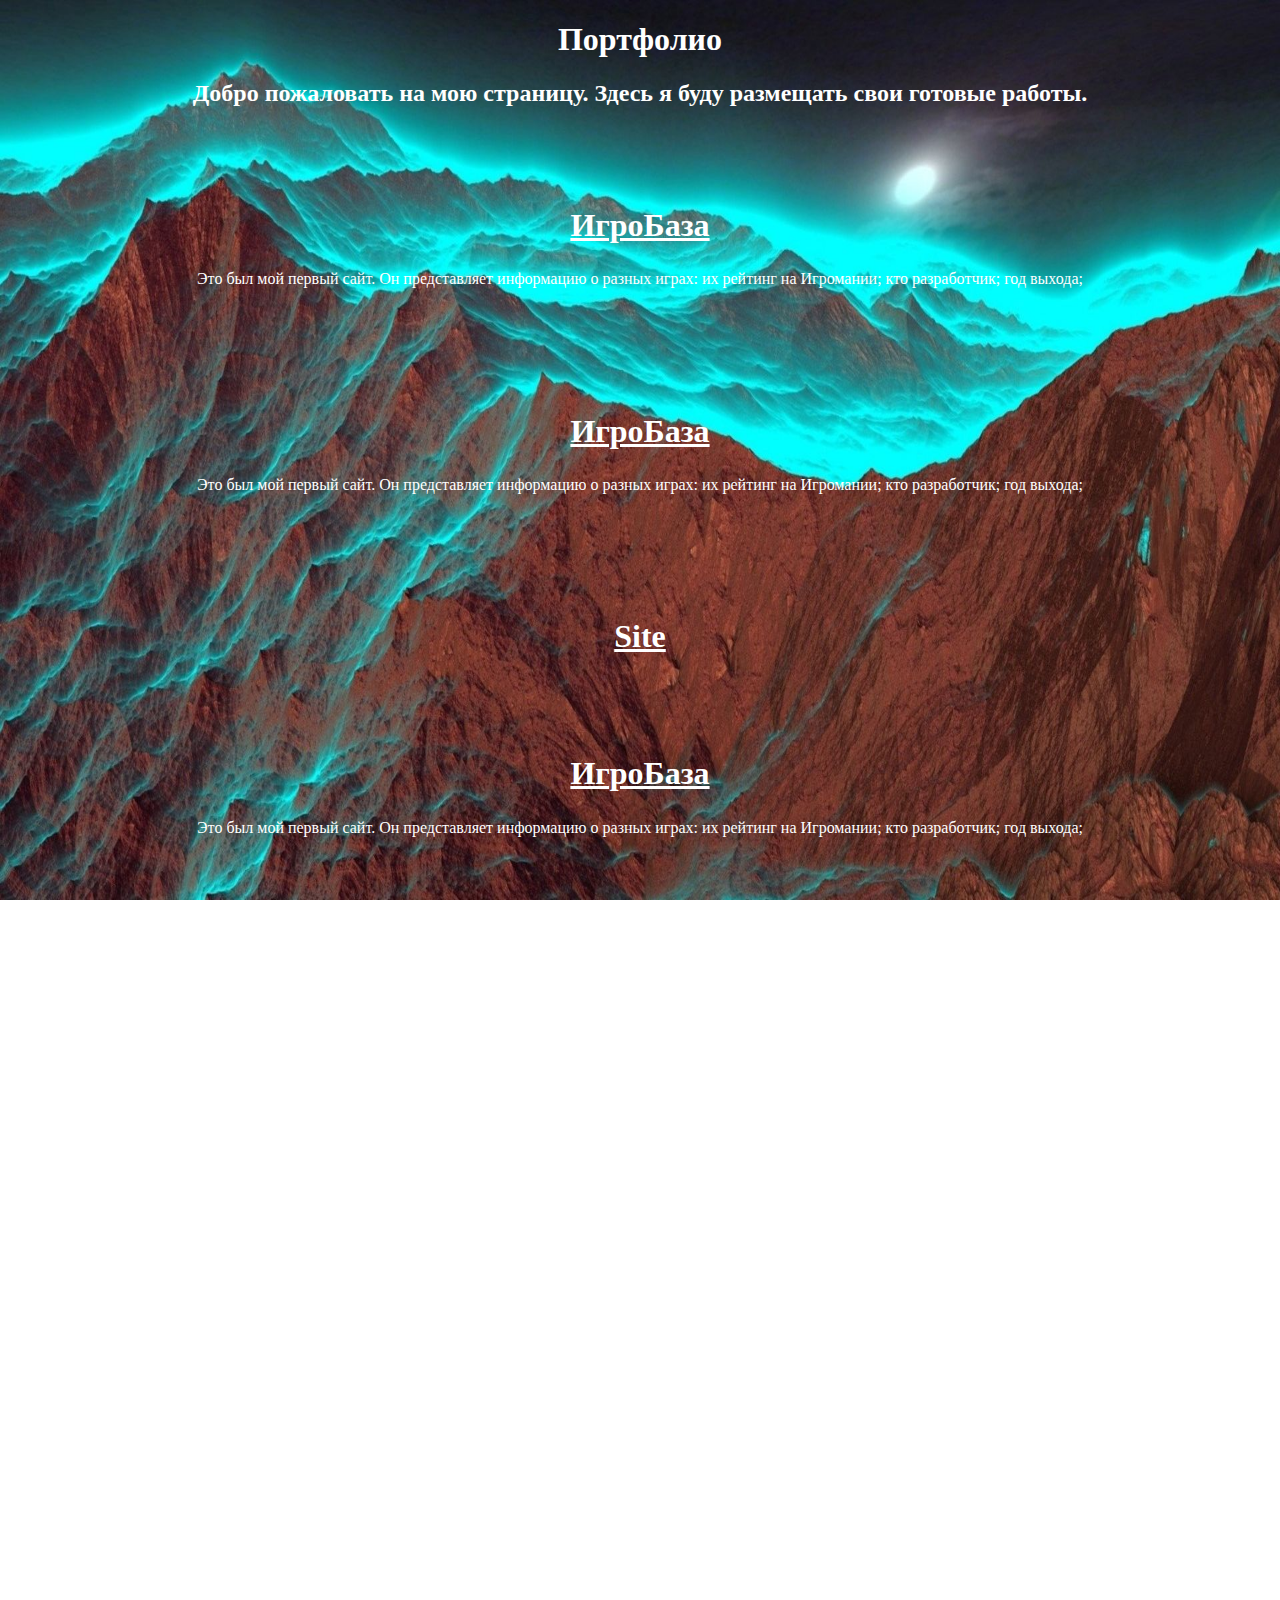
<file: index.html>
<!DOCTYPE html>
<html lang="en">
<head>
        <!-- Google tag (gtag.js) -->
    <script async src="https://www.googletagmanager.com/gtag/js?id=G-CMLQSR87X4"></script>
    <script>
      window.dataLayer = window.dataLayer || [];
      function gtag(){dataLayer.push(arguments);}
      gtag('js', new Date());
    
      gtag('config', 'G-CMLQSR87X4');
    </script>
    <meta charset="UTF-8">
    <meta http-equiv="X-UA-Compatible" content="IE=edge">
    <meta name="viewport" content="width=device-width, initial-scale=1.0">
    <title>Portfolio</title>
    <link rel="stylesheet" href="assets/css/style.css">
</head>
<body background="assets/img/gory.jpg" class="background">
                <!-- Google Tag Manager -->
        <script>(function(w,d,s,l,i){w[l]=w[l]||[];w[l].push({'gtm.start':
        new Date().getTime(),event:'gtm.js'});var f=d.getElementsByTagName(s)[0],
        j=d.createElement(s),dl=l!='dataLayer'?'&l='+l:'';j.async=true;j.src=
        'https://www.googletagmanager.com/gtm.js?id='+i+dl;f.parentNode.insertBefore(j,f);
        })(window,document,'script','dataLayer','GTM-NSVRS7MH');</script>
        <!-- End Google Tag Manager -->
                <!-- Google Tag Manager (noscript) -->
        <noscript><iframe src="https://www.googletagmanager.com/ns.html?id=GTM-NSVRS7MH"
        height="0" width="0" style="display:none;visibility:hidden"></iframe></noscript>
        <!-- End Google Tag Manager (noscript) -->
    <main>
        <header>
            <div class="logo">
                <div class="logo_text">
                    <h1>Портфолио</h1>
                    <h2>Добро пожаловать на мою страницу. Здесь я буду размещать свои готовые работы.</h2>
                </div>
            </div>
        </header>

        <div class="first">
            <h1><a href="1/index.html">ИгроБаза</a></h1>
            <p>
                Это был мой первый сайт.
                Он представляет информацию о разных играх:
                их рейтинг на Игромании; 
                кто разработчик; 
                год выхода; 
                
     
                
                
            </p>
        </div>

        <div class="second">
            <h1><a href="2/index.html">ИгроБаза</a></h1>
            <p>
                Это был мой первый сайт.
                Он представляет информацию о разных играх:
                их рейтинг на Игромании; 
                кто разработчик; 
                год выхода; 
                
            </p>
        </div>
        <div class="second">
            <h1><a href="3/HTML_Site/">Site</a></h1> 
        </div>

                <div class="second">
            <h1><a href="2/index.html">ИгроБаза</a></h1>
            <p>
                Это был мой первый сайт.
                Он представляет информацию о разных играх:
                их рейтинг на Игромании; 
                кто разработчик; 
                год выхода; 
                

        <div class="second">
            <h1><a href="4/lol/">Mysite</a></h1>

            
            
            <h1><a href="https://www.figma.com/file/mVK3JhCxuMAVmHrCd08mHx/Untitled?node-id=0%3A1/">ProjectFromFigma</a></h1>
        </div>

        <div class="second">
            <h1><a href="5/index.html">Змейка</a></h1>
            <p>
                Примитивная игра змейка.

                <div class="second">
                    <h1><a href="6/index.html">Басы</a></h1>
                    <p>
                        Басы

                        <div class="third">
                            <h1><a href="webapp/index.html">Сайт с едой</a></h1>
                            <p>
                                Сайт с едой

                        <div class="third">
                            <h1><a href="https://github.com/MikhailKostenkov/mikhailkostenkov1">Marvel</a></h1>
                                <p>
                        
                                    <div class="third">
                                        <h1><a href="https://github.com/MikhailKostenkov/mikhailkostenkov2">React</a></h1>
                                            <p>
                                        
                        
    </main>
</body>
</html>
</file>
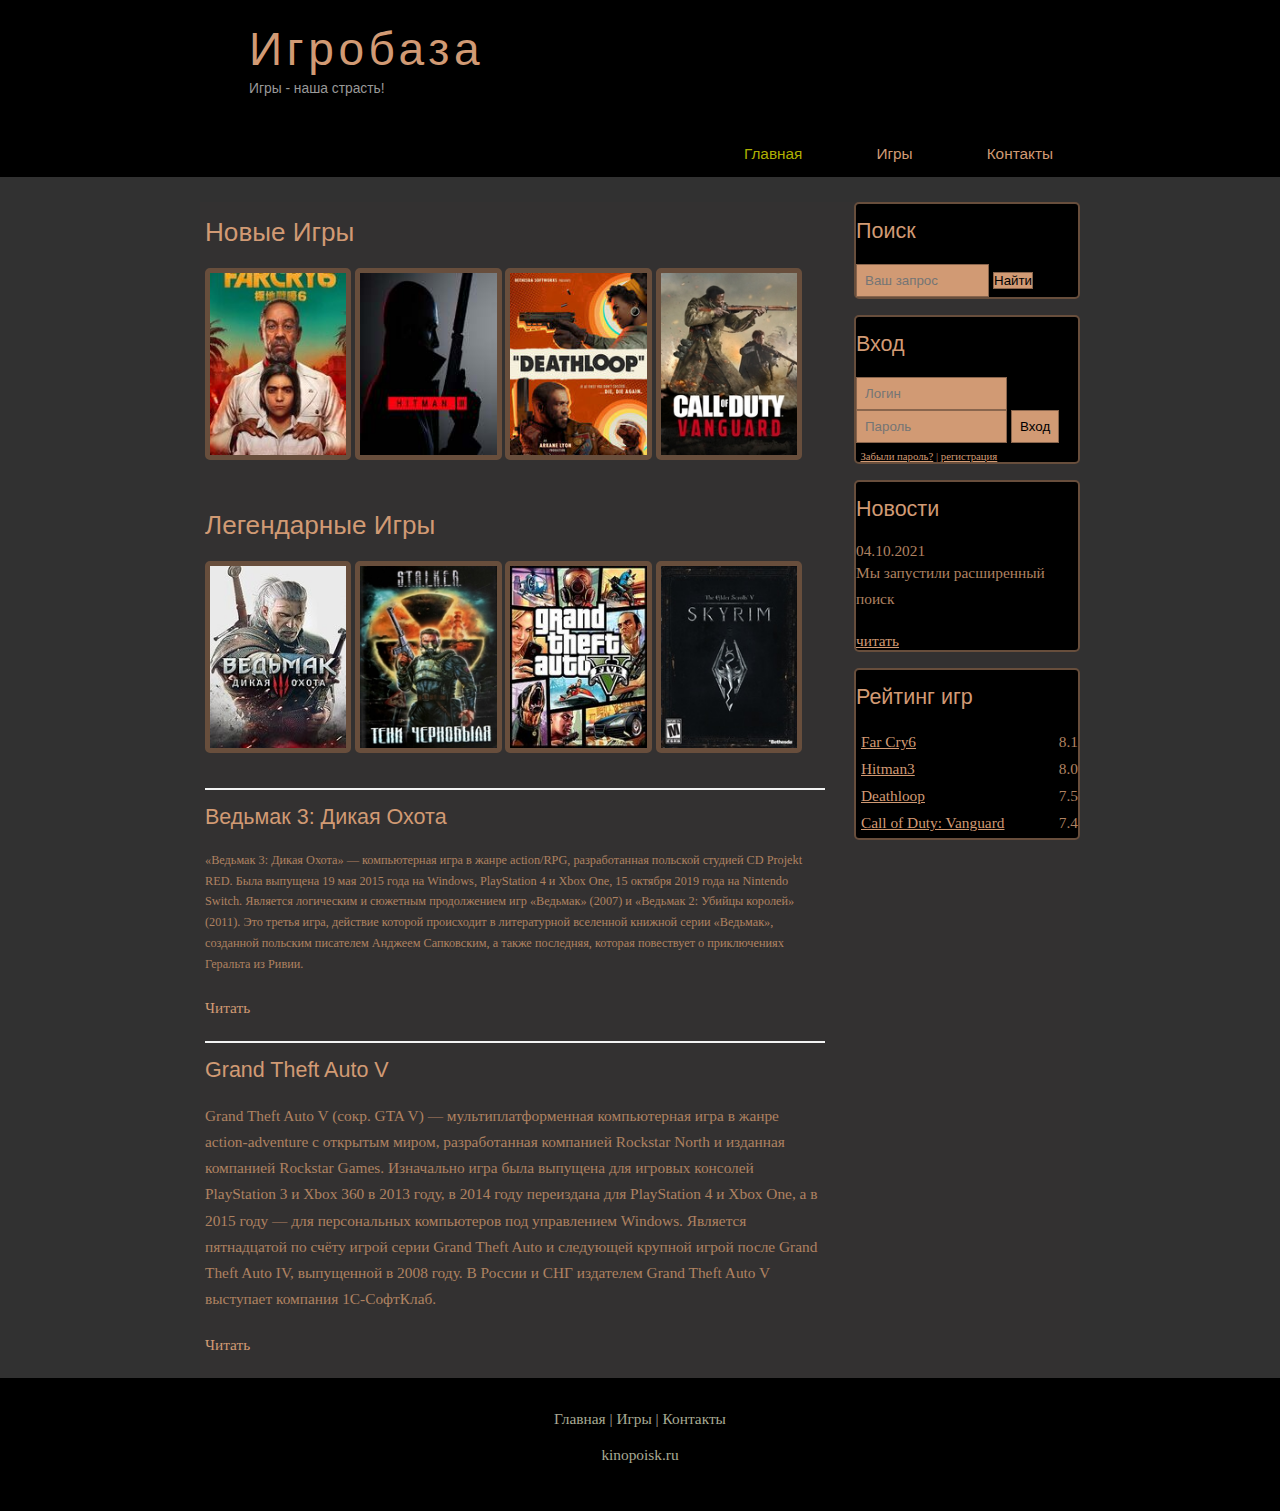
<file: 1/index.html>
<!DOCTYPE html>
<html lang="en">
<head>
    <meta charset="UTF-8">
    <title>Главная страница</title>
    <meta name="description" content="Игробаза - это портал о играх" />
    <meta name="keywords" content="фильмы, фильмы онлайн, hd" />
    <link rel="stylesheet" href="assets/css/style.css">
</head>
<body>
    
    <div class="main">
        
        <div class="header">
            <div class="logo">
                <div class="logo_text">
                    <h1><a href="index.html">Игробаза</a></h1>
                    <h2>Игры - наша страсть!</h2>
                </div>
            </div>
            <div class="menubar">

                <ul class="menu">
                    <li class="selected"><a href="index.html">Главная</a></li>
                    <li><a href="films.html">Игры </a></li>
                    <li><a href="contact.html">Контакты</a></li>
                </ul>


        </div>

        <div class="site_content">

            <div class="sidebar_container">
                
                <div class="sidebar">
                    <h2>Поиск</h2>
                    <form method="post" action="#" id="search_form">
                        <input type="search" name="search_field" placeholder="Ваш запрос"/>
                        <input type="submit" calss="btn" value="Найти"/>
                    </form>
                </div>

                <div class="sidebar">
                    <h2>Вход</h2>
                    <form method="post" action="#" id="login">

                        <input type="text" name="login_field" placeholder="Логин" />
                        <input type="password" name="password_field" placeholder="Пароль" />
                        <input type="submit" class="btn" value="Вход" />
                        <div class="lables_passreg_text">
                            <span><a href="#">Забыли пароль?</a></span> | <span><a href="#">
                            регистрация</a></span>
                        </div>
                    </form>
                </div>

                <div class="sidebar">
                    <h2>Новости</h2>
                    <span>04.10.2021</span>
                    <p>Мы запустили расширенный поиск</p>
                    <a href="#">читать</a>
                </div>

                <div class="sidebar">
                    <h2>Рейтинг игр</h2>
                    <ul>
                        <li><a class="scale" href="show.html">Far Cry6</a><span class="rating_sidebar">8.1</span></li>
                        <li><a href="#">Hitman3</a><span class="rating_sidebar">8.0</span></li>
                        <li><a href="#">Deathloop</a><span class="rating_sidebar">7.5</span></li>
                        <li><a href="#">Call of Duty: Vanguard</a><span class="rating_sidebar">7.4</span></li>
                    </ul>
                </div>

            </div>

            <div class="content">

                <h1>Новые Игры</h1>

                <div class="films_block">
                    <a class="scale" href="show.html"><img src="assets/img/farcry6.jpg"></a>
                    <a class="scale" href="show3.html"><img src="assets/img/hitman3.jpg"></a>
                    <a class="scale" href="show2.html"><img src="assets/img/Death.jpg"></a>
                    <a class="scale" href="show4.html"><img src="assets/img/call.jpg"></a>

                </div>
                
                <h1>Легендарные Игры</h1>

                <div class="films_block">

                    <a href="#"><img src="assets/img/volk.jpg"></a>
                    <a href="#"><img src="assets/img/stalker.jpg"></a>
                    <a href="#"><img src="assets/img/gta.jpg"></a>
                    <a href="#"><img src="assets/img/Skyrim.jpg"></a>
                
                </div>


                <div class="posts">

                    <hr>
                    <h2> <a href="#">Ведьмак 3: Дикая Охота</a></h2>
                    <div class="posts_content">
                        <p>
                            «Ведьмак 3: Дикая Охота» — компьютерная игра в жанре action/RPG, разработанная польской студией CD Projekt RED. Была выпущена 19 мая 2015 года на Windows, PlayStation 4 и Xbox One, 15 октября 2019 года на Nintendo Switch. Является логическим и сюжетным продолжением игр «Ведьмак» (2007) и «Ведьмак 2: Убийцы королей» (2011). Это третья игра, действие которой происходит в литературной вселенной книжной серии «Ведьмак», созданной польским писателем Анджеем Сапковским, а также последняя, которая повествует о приключениях Геральта из Ривии.
                        </p>
                    </div>

                    <p><a href="#">Читать</a></p>

                    <hr>
                    <h2><a href="#">Grand Theft Auto V</a></h2>
                    <div class="post_content">
                        <p>Grand Theft Auto V (сокр. GTA V) — мультиплатформенная компьютерная игра в жанре action-adventure с открытым миром, разработанная компанией Rockstar North и изданная компанией Rockstar Games. Изначально игра была выпущена для игровых консолей PlayStation 3 и Xbox 360 в 2013 году, в 2014 году переиздана для PlayStation 4 и Xbox One, а в 2015 году — для персональных компьютеров под управлением Windows. Является пятнадцатой по счёту игрой серии Grand Theft Auto и следующей крупной игрой после Grand Theft Auto IV, выпущенной в 2008 году. В России и СНГ издателем Grand Theft Auto V выступает компания 1С-СофтКлаб.</p>
                        </div>
                        <p><a href="#">Читать</a></p>

                    </div>


                </div>

            </div> 

        
        <div class="footer">
            <p>
                <a href="index.html">Главная</a> |
                <a href="films.html">Игры</a> |
                <a href="contact.html">Контакты</a>
            </p>
            <p>kinopoisk.ru</p>
        </div>

        </div>
</body>
</html>
</file>
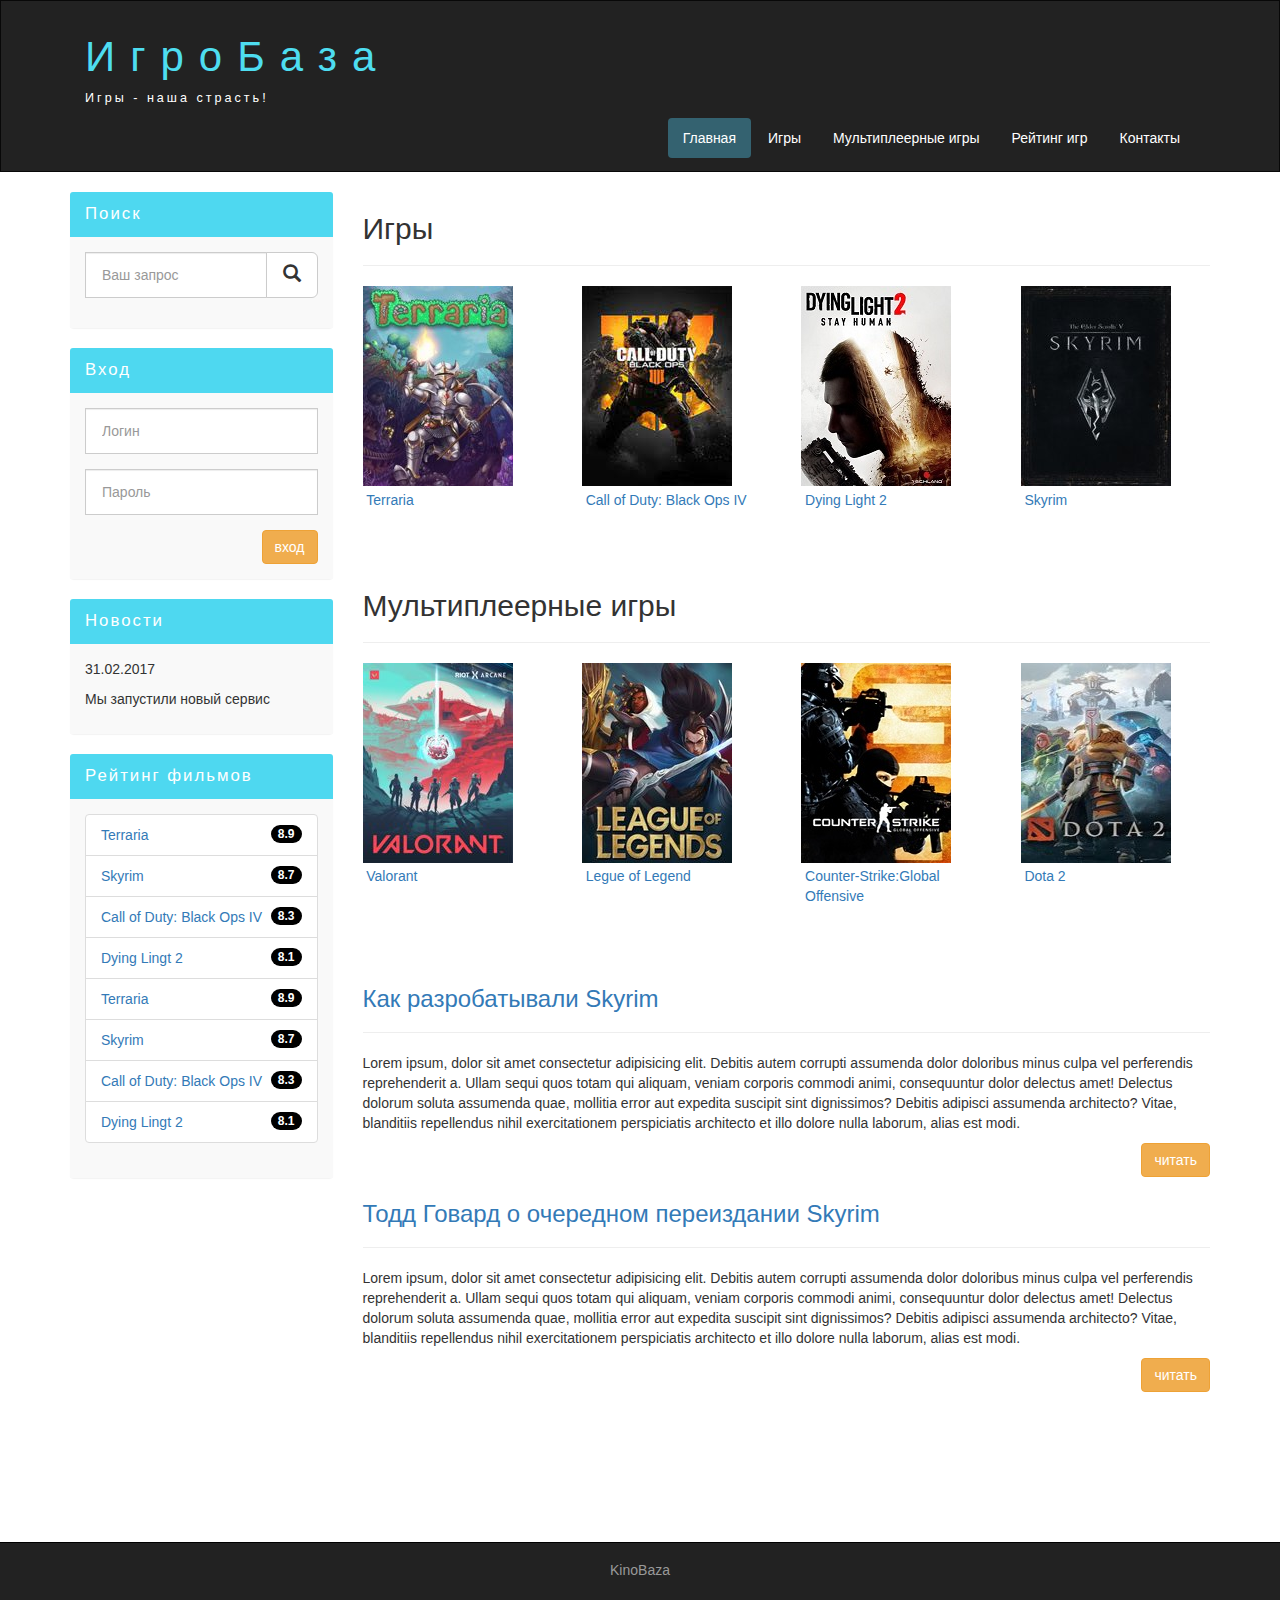
<file: 2/index.html>
<!DOCTYPE html>
<html lang="ru">
    <head>
        <meta charset="UTF-8">
        <meta http-equiv="X-UA-Compatible" content="IE=edge">
        <meta name="viewport" content="width=device-width, initial-scale=1.0">
        <title>ИгроБаза Bootstrap</title>
        <link rel="stylesheet" href="css/bootstrap.min.css">
        <link rel="stylesheet" href="css/style.css">
    </head>
    <body>
        <div class="container-fluid">
            <div class="row">
                <nav role="navigation" class="navbar navbar-inverse">
                    <div class="container">
                        <div class="navbar-header header">
                            <div class="container">
                                <div class="row">
                                    <div class="col-lg-12">
                                        <h1><a href="index.html">ИгроБаза</a></h1>
                                        <p>Игры - наша страсть!</p>
                                    </div>
                                </div>
                            </div>
                            <button type="button" data-target="#navbarCollapse" data-toggle="collapse" class="navbar-toggle">
                                <span class="sr-only">Toggle navigation</span>
                                <span class="icon-bar"></span>
                                <span class="icon-bar"></span>
                                <span class="icon-bar"></span>
                        
                            </button>
                        </div>
                        <div class="collapse navbar-collapse navbar-right" id="navbarCollapse">
                            <ul class="nav nav-pills">
                                <li class="active"><a href="index.html">Главная</a></li>
                                <li><a href="films.html">Игры</a></li>
                                <li><a href="#">Мультиплеерные игры</a></li>
                                <li><a href="rating.html">Рейтинг игр</a></li>
                                <li><a href="contact.html">Контакты</a></li>
                            </ul>
                        </div>
                    </div>
                </nav>
            </div>
        </div>
        
        <div class="wrapper">
            <div class="container">
                <div class="row">
                <div class="col-lg-9 col-lg-push-3">
                    <form role="search" class="visible-xs">
                        <div class="form-group">
                            <div class="input-group">
                                <input type="search" class="form-control input-lg" placeholder="Ваш запрос">
                                    <div class="input-group-btn">
                                        <button class="btn btn-default btn-lg" type="submit"><i class="glyphicon glyphicon-search"></i></button>
                                    </div>
                            </div>
                        </div>
                    </form>
                        <h2>Игры</h2>
                        <hr>
                        <div class="row">
                            <div class="films-block col-lg-3 col-md-3 col-sm-3 col-xs-6">
                                <a href="show.html"><img src="img/inter.png" alt="интерстеллар"></a>
                                <div class="film_label">
                                    <a href="show.html">Terraria</a>
                                </div>
                            </div>
                            <div class="films-block col-lg-3 col-md-3 col-sm-3 col-xs-6">
                                <a href="show2.html"><img src="img/matrix.png" alt="матрица"></a>
                                <div class="film_label">
                                    <a href="show2.html">Call of Duty: Black Ops IV</a>
                                </div>
                            </div>
                            <div class="films-block col-lg-3 col-md-3 col-sm-3 col-xs-6">
                                <a href="show3.html"><img src="img/cloud.png" alt="Облачный атлас"></a>
                                <div class="film_label">
                                    <a href="show3.html">Dying Light 2</a>
                                </div>
                            </div>
                            <div class="films-block col-lg-3 col-md-3 col-sm-3 col-xs-6">
                                <a href="show4.html"><img src="img/max.png" alt="Безумный макс"></a>
                                <div class="film_label">
                                    <a href="show4.html">Skyrim</a>
                                </div>
                            </div>
                        </div>
                        <div class="margin-8"></div>

                        <h2>Мультиплеерные игры</h2>
                        <hr>
                        <div class="row">
                            <div class="films-block col-lg-3 col-md-3 col-sm-3 col-xs-6">
                                <a href="#"><img src="img/xfiles.png" alt="Секретные материалы"></a>
                                <div class="film_label">
                                    <a href="#">Valorant</a>
                                </div>
                            </div>
                            <div class="films-block col-lg-3 col-md-3 col-sm-3 col-xs-6">
                                <a href="#"><img src="img/silicon.png" alt="Кремневая долина"></a>
                                <div class="film_label">
                                    <a href="#">Legue of Legend</a>
                                </div>
                            </div>
                            <div class="films-block col-lg-3 col-md-3 col-sm-3 col-xs-6">
                                <a href="#"><img src="img/dead.png" alt="Ходячие мертвецы"></a>
                                <div class="film_label">
                                    <a href="#">Counter-Strike:Global Offensive</a>
                                </div>
                            </div>
                            <div class="films-block col-lg-3 col-md-3 col-sm-3 col-xs-6">
                                <a href="#"><img src="img/breakingbad.png" alt="Во все тяжкие"></a>
                                <div class="film_label">
                                    <a href="#">Dota 2</a>
                                </div>
                            </div>
                    </div>
                    <div class="margin-8"></div>
                    <a href="#"><h3>Как разробатывали Skyrim</h3></a>
                    <hr>
                    <p>Lorem ipsum, dolor sit amet consectetur adipisicing elit. Debitis autem corrupti assumenda dolor doloribus minus culpa vel perferendis reprehenderit a. Ullam sequi quos totam qui aliquam, veniam corporis commodi animi, consequuntur dolor delectus amet! Delectus dolorum soluta assumenda quae, mollitia error aut expedita suscipit sint dignissimos? Debitis adipisci assumenda architecto? Vitae, blanditiis repellendus nihil exercitationem perspiciatis architecto et illo dolore nulla laborum, alias est modi.</p>
                    <a href="#" class="btn btn-warning pull-right">читать</a>

                    <div class="margin-8"></div>
                    <a href="#"><h3>Тодд Говард о очередном переиздании Skyrim</h3></a>
                    <hr>
                    <p>Lorem ipsum, dolor sit amet consectetur adipisicing elit. Debitis autem corrupti assumenda dolor doloribus minus culpa vel perferendis reprehenderit a. Ullam sequi quos totam qui aliquam, veniam corporis commodi animi, consequuntur dolor delectus amet! Delectus dolorum soluta assumenda quae, mollitia error aut expedita suscipit sint dignissimos? Debitis adipisci assumenda architecto? Vitae, blanditiis repellendus nihil exercitationem perspiciatis architecto et illo dolore nulla laborum, alias est modi.</p>
                    <a href="#" class="btn btn-warning pull-right">читать</a>

                    <div class="margin-8 clear"></div>

                </div>
                <div class="col-lg-3 col-lg-pull-9">
                        <div class="panel panel-info hidden-xs">
                            <div class="panel-heading"><div class="sidebar-header">Поиск</div></div>
                                <div class="panel-body">
                                    <form role="search">
                                        <div class="form-group">
                                            <div class="input-group">
                                                <input type="search" placeholder="Ваш запрос" class="form-control input-lg">
                                                <div class="input-group-btn">
                                                    <button type="submit" class="btn btn-default btn-lg"><i class="glyphicon glyphicon-search"></i></button>
                                                </div>
                                            </div>
                                        </div>
                                    </form>
                                </div>
                        </div>
                    

                    <div class="panel panel-info">
                        <div class="panel-heading">
                            <div class="sidebar-header">Вход</div>
                        </div>
                        <div class="panel-body">
                            <form role="form">
                                <div class="form-group">
                                    <input type="text" class="form-control input-lg" placeholder="Логин">
                                </div>
                                <div class="form-group">
                                    <input type="password" class="form-control input-lg" placeholder="Пароль">
                                </div>
                                <button type="submit" class="btn btn-warning pull-right">вход</button>
                            </form>
                        </div>
                    </div>

                    <div class="panel panel-info">
                        <div class="panel-heading">
                            <div class="sidebar-header">Новости</div>
                        </div>
                        <div class="panel-body">
                        <p>31.02.2017</p>
                        <p>Мы запустили новый сервис</p>
                        </div>
                    </div>
                    <div class="panel panel-info">
                        <div class="panel-heading">
                            <div class="sidebar-header">Рейтинг фильмов</div>
                        </div>
                        <div class="panel-body">
                            <ul class="list-group">
                                <li class="list-group-item list-group-warning">
                                    <span class="badge">8.9</span>
                                    <a href="show.html">Terraria</a>
                                </li>
                                <li class="list-group-item list-group-warning">
                                    <span class="badge">8.7</span>
                                    <a href="show4.html">Skyrim</a>
                                </li>
                                <li class="list-group-item list-group-warning">
                                    <span class="badge">8.3</span>
                                    <a href="show2.html">Call of Duty: Black Ops IV</a>
                                </li>
                                <li class="list-group-item list-group-warning">
                                    <span class="badge">8.1</span>
                                    <a href="show3.html">Dying Lingt 2</a>
                                </li>
                                <li class="list-group-item list-group-warning">
                                    <span class="badge">8.9</span>
                                    <a href="show.html">Terraria</a>
                                </li>
                                <li class="list-group-item list-group-warning">
                                    <span class="badge">8.7</span>
                                    <a href="show4.html">Skyrim</a>
                                </li>
                                <li class="list-group-item list-group-warning">
                                    <span class="badge">8.3</span>
                                    <a href="show2.html">Call of Duty: Black Ops IV</a>
                                </li>
                                <li class="list-group-item list-group-warning">
                                    <span class="badge">8.1</span>
                                    <a href="show3.html">Dying Lingt 2</a>
                                </li>
                            </ul>
                        </div>
                    </div>
                </div>
            </div>
        </div>

        <div class="clear"></div>

    </div>

    <footer>
        <div class="container">
            <p class="text-center"><a href="http://www.kinopoisk.ru/">KinoBaza</a></p>
        </div>
    </footer>

    <script src="https://cdnjs.cloudflare.com/ajax/libs/jquery/1.11.3/jquery.min.js"></script>
    <script src="js/bootstrap.min.js"></script>
</body>
</html>
</file>
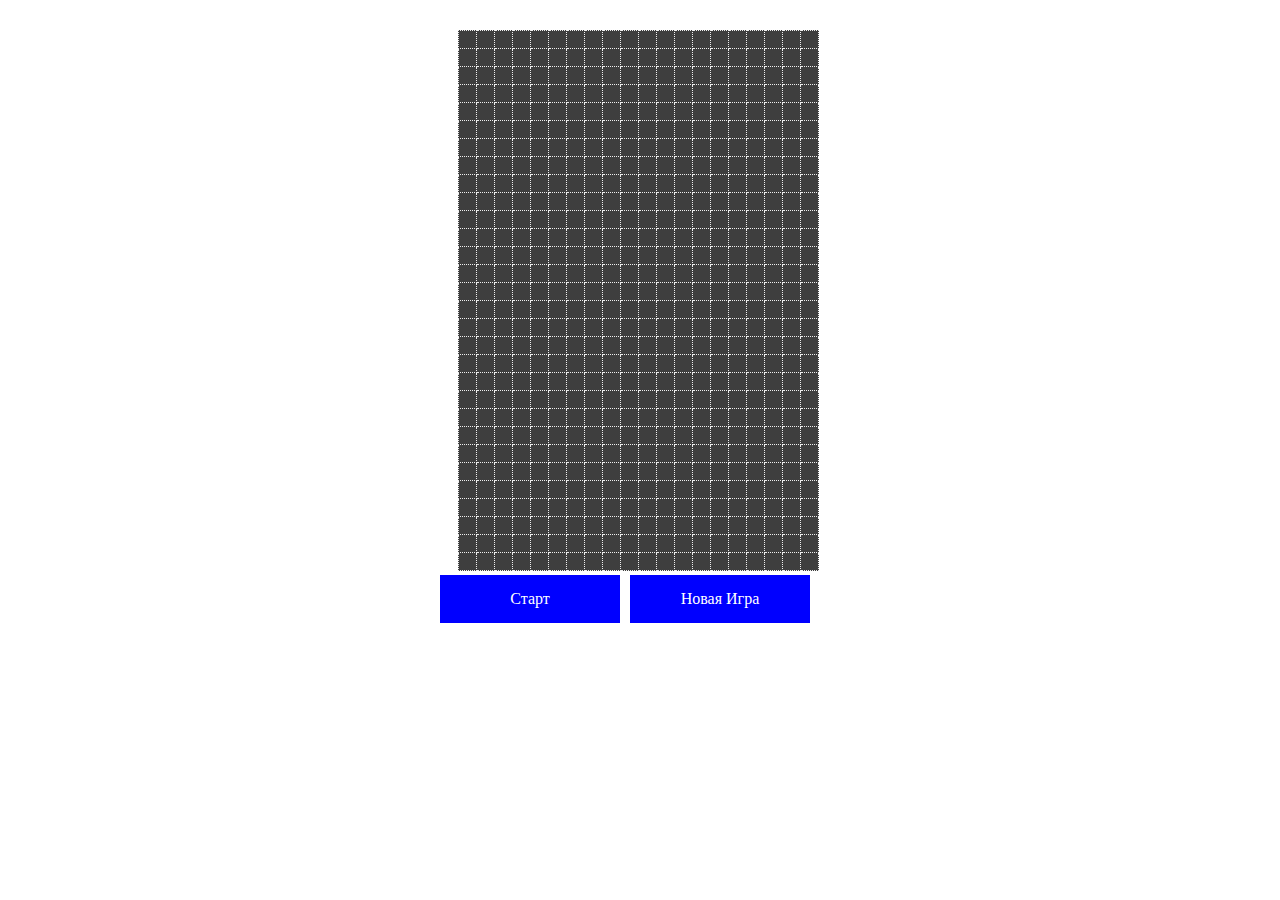
<file: 5/index.HTML>
<!DOCTYPE html>
<html lang="en">
<head>
    <meta charset="UTF-8">
    <title>Snake</title>
    <link rel="stylesheet" href="style.css">
    <script src="script1.js"></script>
</head>
<body>
<div class="wrap">
    <div id="snake-field"></div>
    <div class="buttons"></div>
        <div id="snake-start">Старт</div>
        <div id="snake-renew">Новая Игра</div>
    </div>
</div>
</body>
</html>
</file>
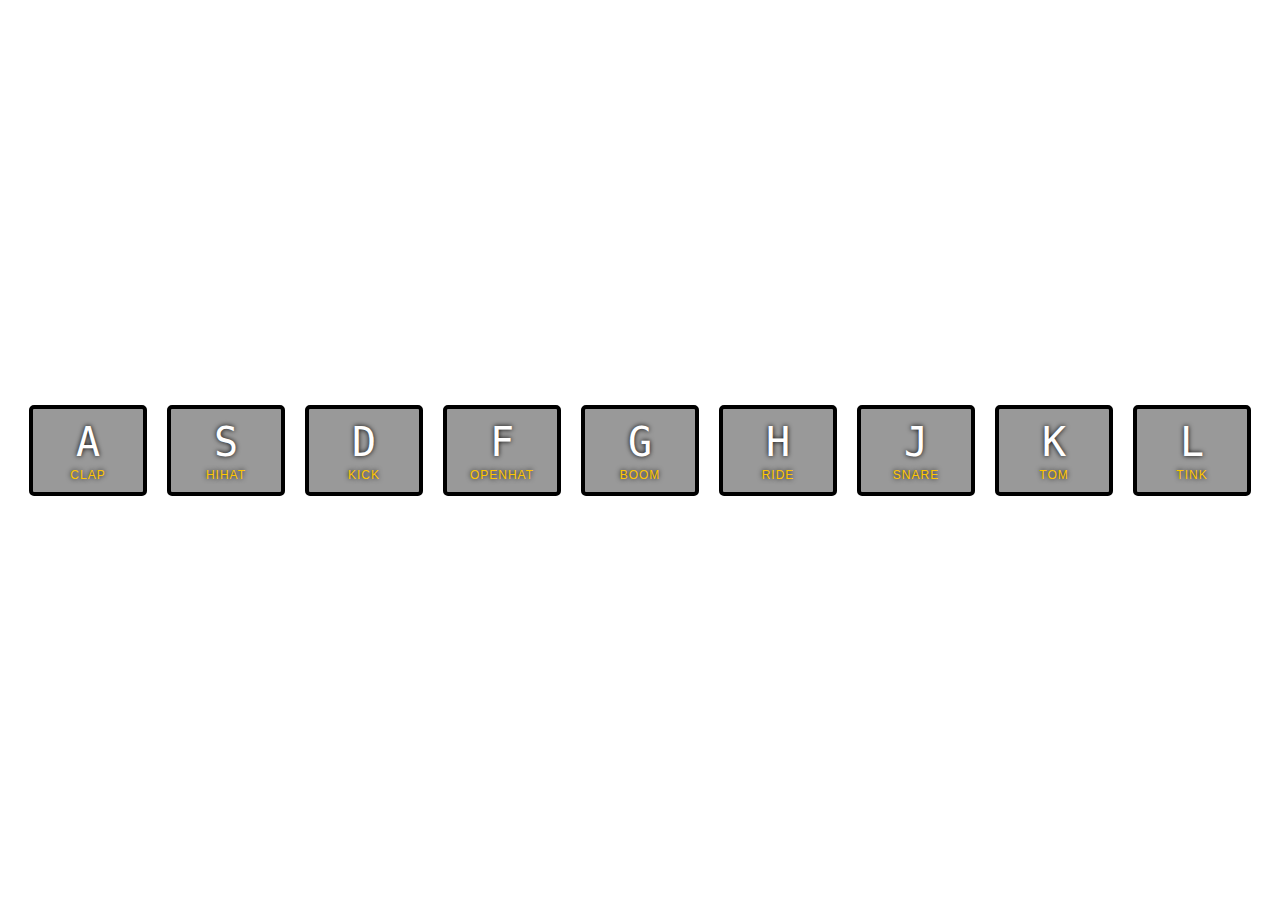
<file: 6/index.html>
<!DOCTYPE html>
<html lang="en">
<head>
    <meta charset="UTF-8">
    <meta http-equiv="X-UA-Compatible" content="IE=edge">
    <meta name="viewport" content="width=device-width, initial-scale=1.0">
    <title>jQuery Drum Kit</title>
    <link rel="stylesheet" href="style.css">
</head>
<body>
    <div class="keys" tabindex="1">
        <div data-key="65" class="key">
            <kbd>A</kbd>
            <span class="sound">clap</span>
        </div>
        <div data-key="83" class="key">
            <kbd>S</kbd>
            <span class="sound">hihat</span>
        </div>
        <div data-key="68" class="key">
            <kbd>D</kbd>
            <span class="sound">kick</span>
        </div>
        <div data-key="70" class="key">
            <kbd>F</kbd>
            <span class="sound">openhat</span>
        </div>
        <div data-key="71" class="key">
            <kbd>G</kbd>
            <span class="sound">boom</span>
        </div>
        <div data-key="72" class="key">
            <kbd>H</kbd>
            <span class="sound">ride</span>
        </div>
        <div data-key="74" class="key">
            <kbd>J</kbd>
            <span class="sound">snare</span>
        </div>
        <div data-key="75" class="key">
            <kbd>K</kbd>
            <span class="sound">tom</span>
        </div>
        <div data-key="76" class="key">
            <kbd>L</kbd>
            <span class="sound">tink</span>
        </div>
    </div>

    <audio data-key="65" src="sounds/clap.wav"></audio>
    <audio data-key="83" src="sounds/hihat.wav"></audio>
    <audio data-key="68" src="sounds/kick.wav"></audio>
    <audio data-key="70" src="sounds/openhat.wav"></audio>
    <audio data-key="71" src="sounds/boom.wav"></audio>
    <audio data-key="72" src="sounds/ride.wav"></audio>
    <audio data-key="74" src="sounds/snare.wav"></audio>
    <audio data-key="75" src="sounds/tom.wav"></audio>
    <audio data-key="76" src="sounds/tink.wav"></audio>

    <script src="https://code.jquery.com/jquery-3.6.1.min.js"></script>
    <script>
        // Как всегда, проверим готовность документа
        $(function() {
            // Отлавливаем собымия "Нажатие на клавишу"
            $(this).keydown(function(event) {
                // Создаем переменную, в коморую помещаем div с подходящим data-key
                var key = $(this).find('.key[data-key='+event.which+']');
                // Находим на смранице тег audio с нужным data-key и помещаем макже в переменную для удобвства
                var audio = $(this).find('audio[data-key='+event.which+']')[0];
                // Присваиваим активный класс к клавише, чтобы подсветить ее
                key.toggleClass('playing');
                // Проверяем существует ли audio тег с таким data-key
                if(!audio) return;
                // Воспроизводим звук
                audio.play();
                // Сбрасываем таймер звуковой дорожки снова в 0
                audio.currentTime = 0;
            });
            // Отслеживаем событие, когда пользователь отпускает кнопку
            $(this).keyup(function(event) {
                // Снова создаем переменную с нужным data-key
                var key = $(this).find('.key[data-key='+event.which+']');
                // Убираем класс, который подсвечивает кнопку
                key.toggleClass('playing');
            });
        });
    </script>
</body>
</html>
</file>
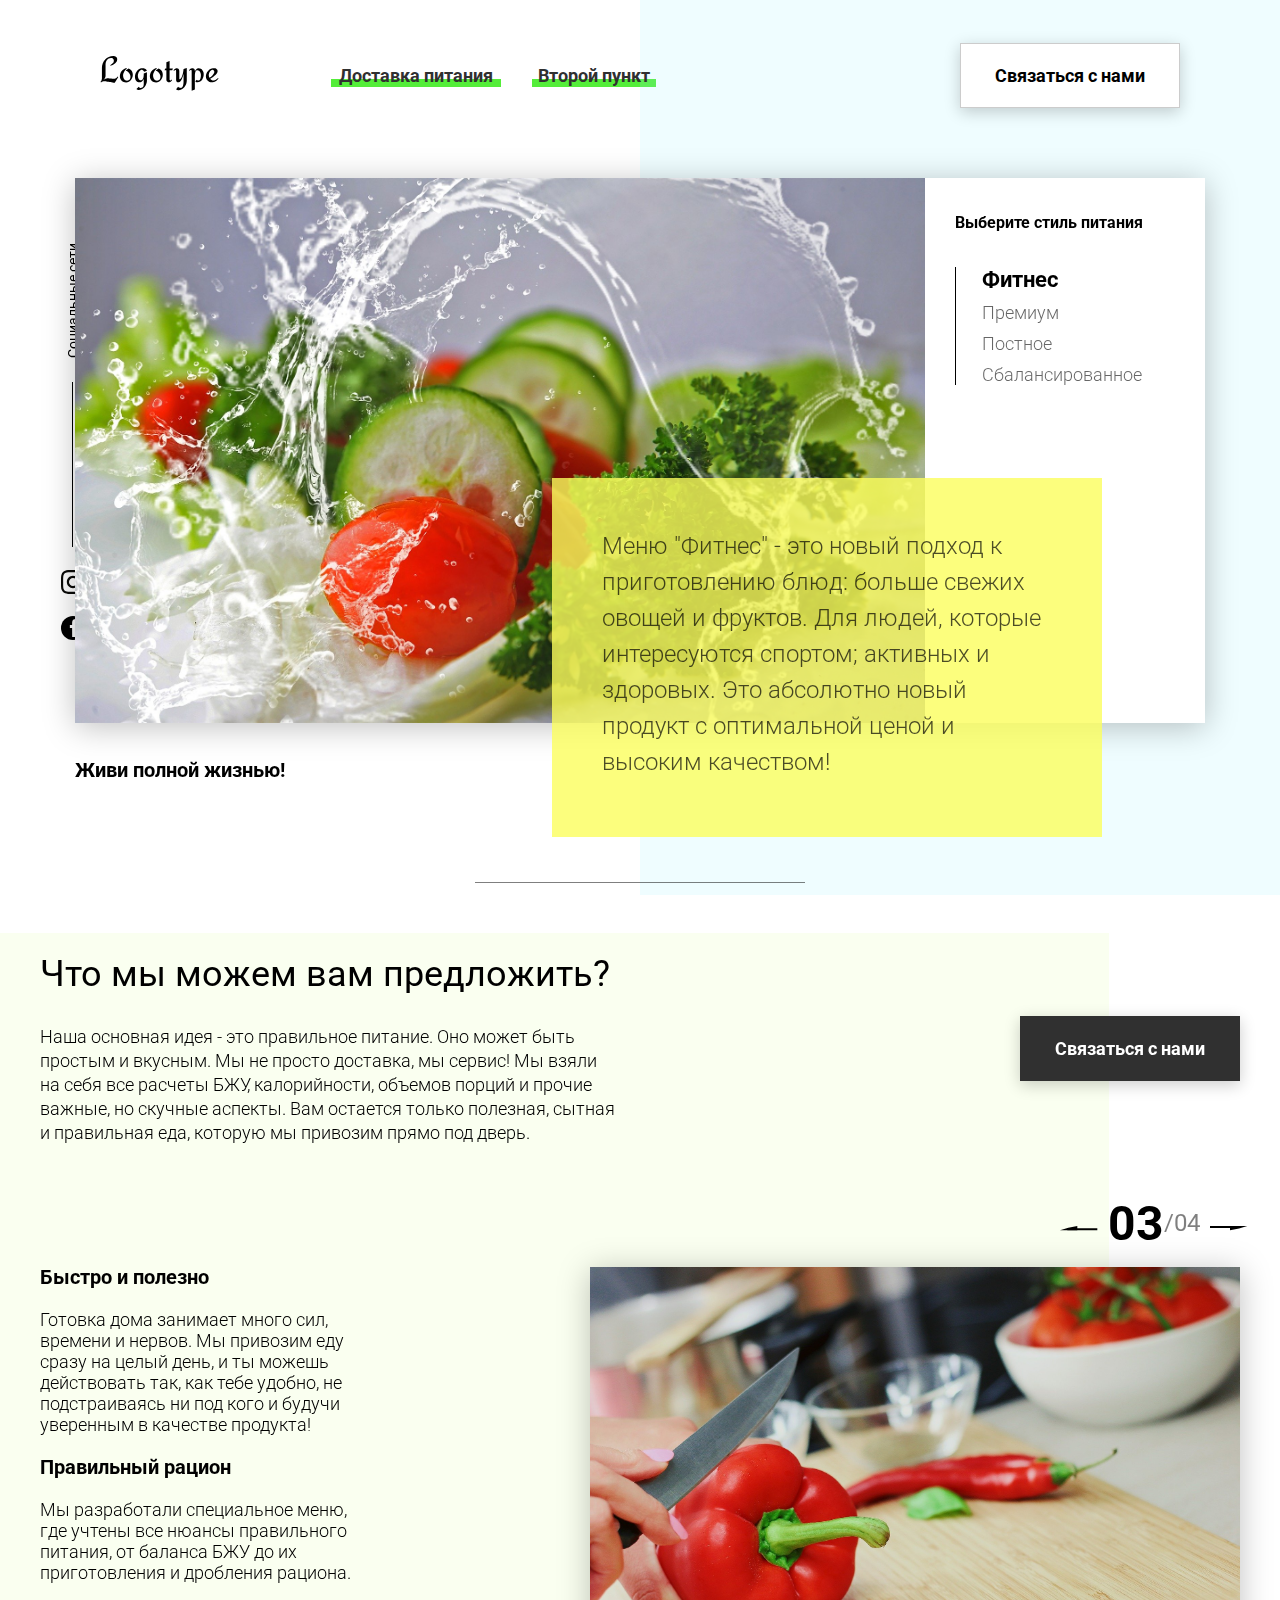
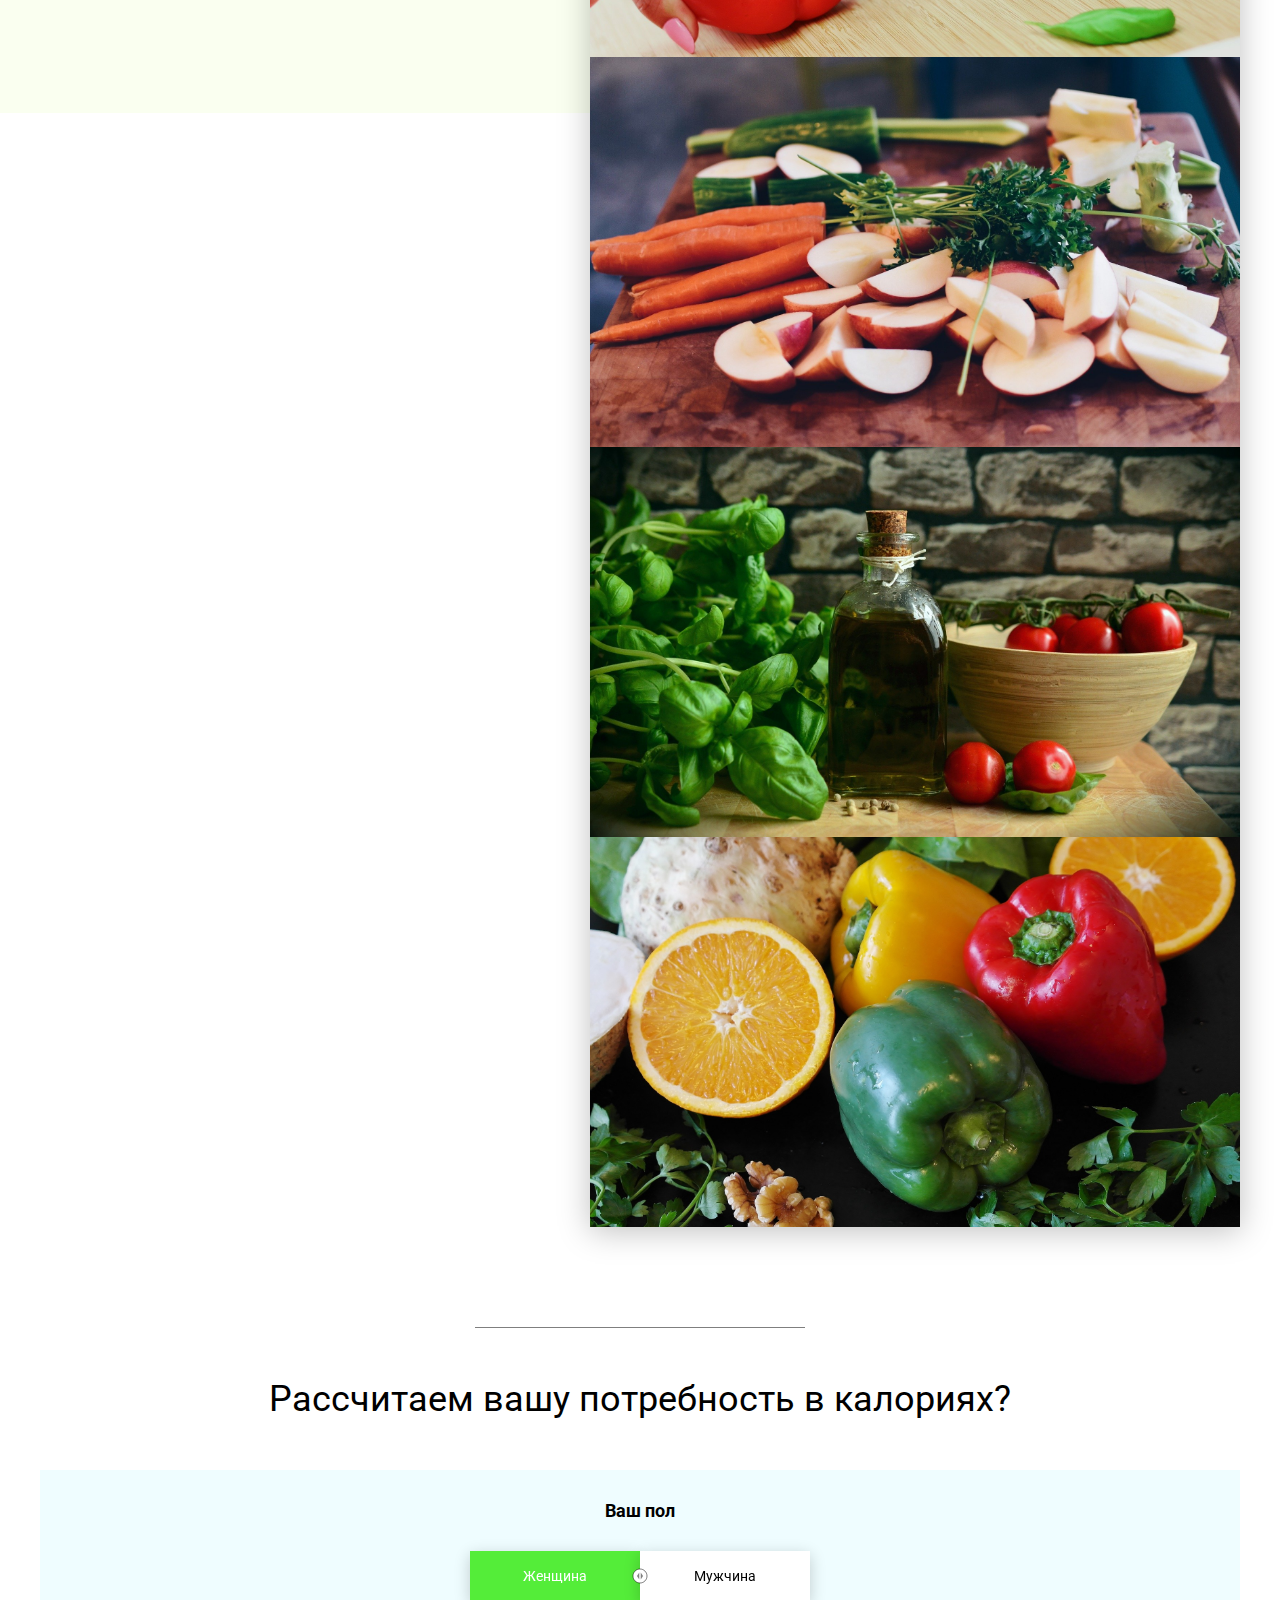
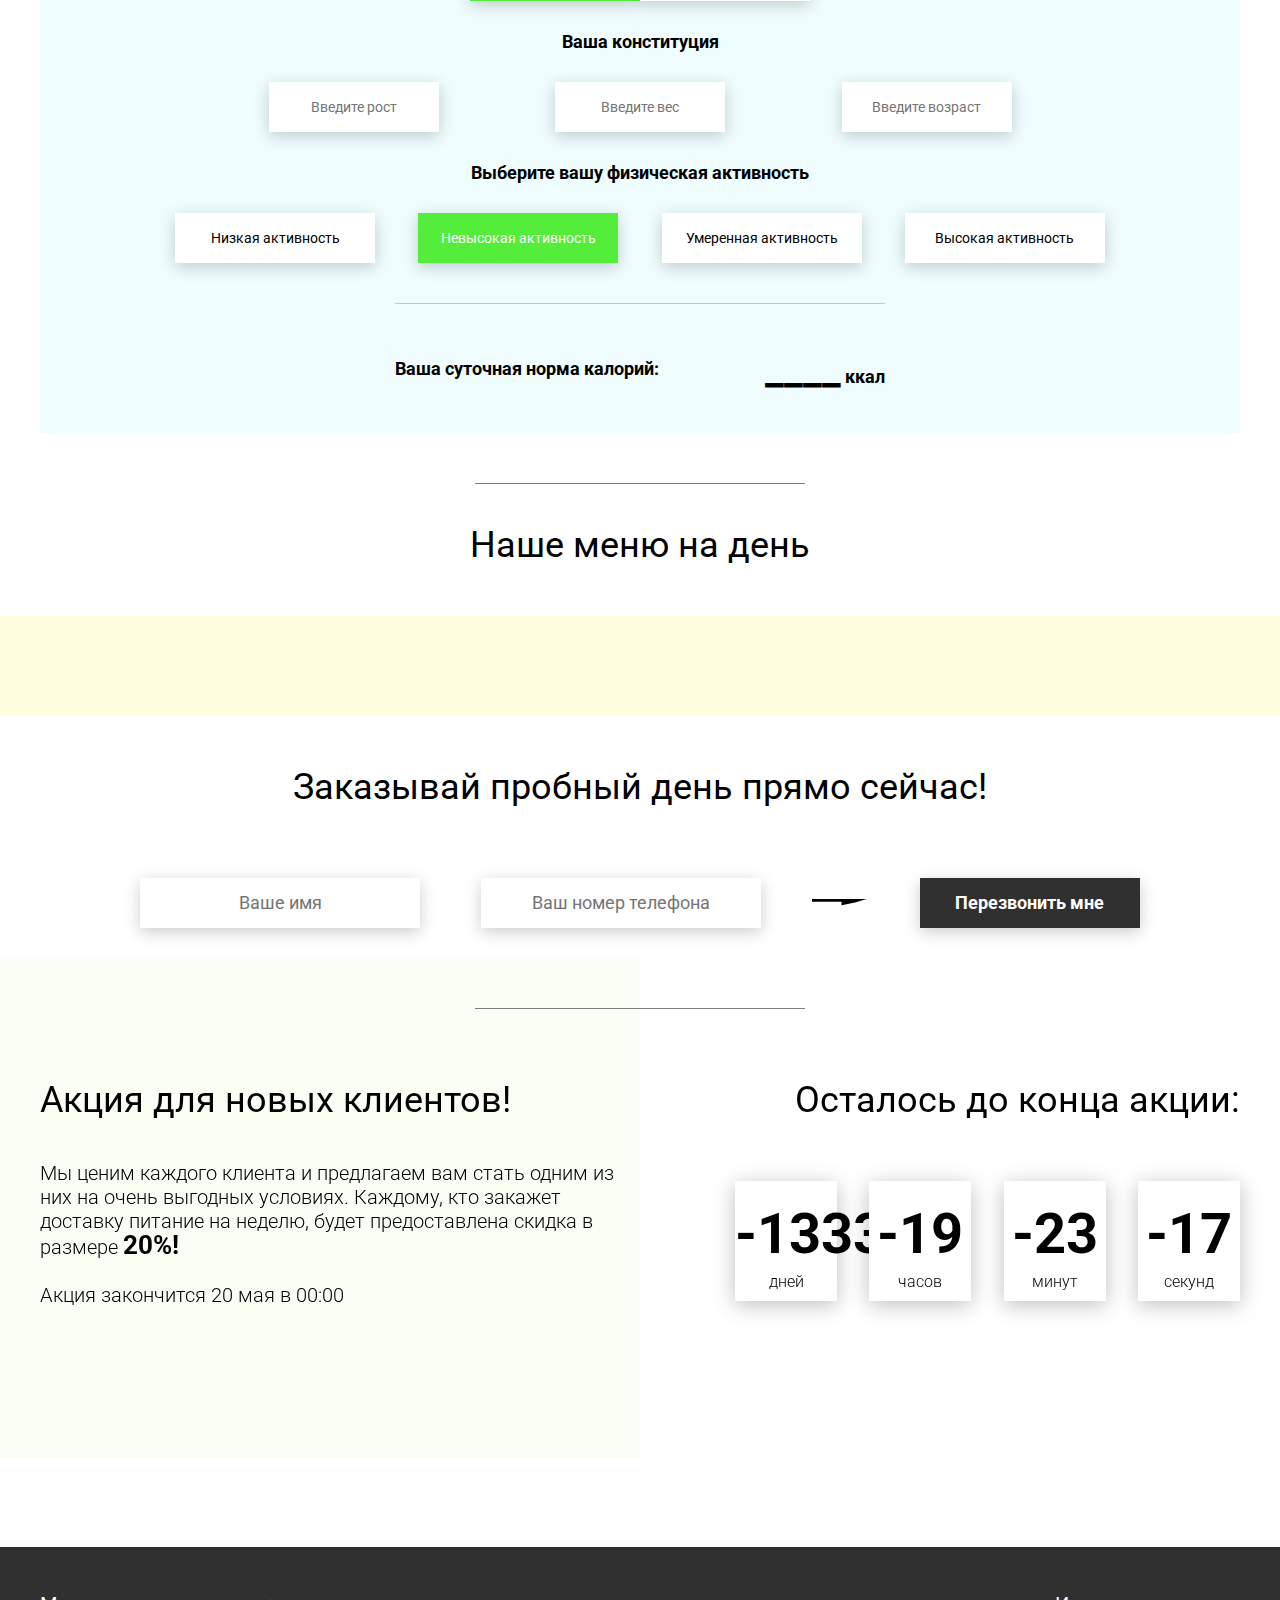
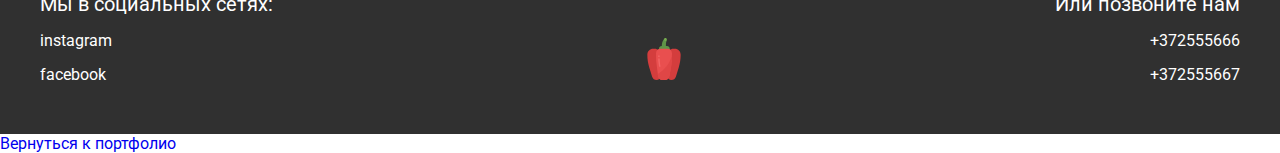
<file: webapp/index.html>
<!DOCTYPE html>
<html lang="en">
<head>
    <meta charset="UTF-8">
    <meta name="viewport" content="width=device-width, initial-scale=1.0">
    <title>Food</title>
    <link rel="stylesheet" href="css/style.css">
</head>
<body>
    <header class="header">
        <div class="header__left-block">
            <div class="header__logo">
                <img src="icons/logo.svg" alt="Логотип">
            </div>
            <nav class="header__links">
                <a href="#" class="header__link">Доставка питания</a>
                <a href="#" class="header__link">Второй пункт</a>
            </nav>
        </div>
        <div class="header__right-block">
            <button class="btn btn_white" data-modal>Связаться с нами</button>
        </div>
    </header>
    <div class="sidepanel">
        <div class="sidepanel__text"><span>Социальные сети</span></div>
        <div class="sidepanel__divider"></div>
        <a href="#" class="sidepanel__icon">
            <img src="icons/instagram.svg" alt="instagram">
        </a>
        <a href="#" class="sidepanel__icon">
            <img src="icons/facebook.svg" alt="facebook">
        </a>
    </div>

    <div class="preview">
        <div class="bgc_blue"></div>
        <div class="container">
            <div class="tabcontainer">
                <div class="tabcontent">
                    <img src="img/tabs/vegy.jpg" alt="vegy">
                    <div class="tabcontent__descr">
                        Меню "Фитнес" - это новый подход к приготовлению блюд: больше свежих овощей и фруктов. Для людей, которые интересуются спортом; активных и здоровых. Это абсолютно новый продукт с оптимальной ценой и высоким качеством!
                    </div>
                </div>
                <div class="tabcontent">
                    <img src="img/tabs/elite.jpg" alt="elite">
                    <div class="tabcontent__descr">
                        Меню “Премиум” - мы используем не только красивый дизайн упаковки, но и качественное исполнение блюд. Красная рыба, морепродукты, фрукты - ресторанное меню без похода в ресторан!                                     
                    </div>
                </div>
                <div class="tabcontent">
                    <img src="img/tabs/post.jpg" alt="post">
                    <div class="tabcontent__descr">
                        Наше специальное “Постное меню” - это тщательный подбор ингредиентов: полное отсутствие продуктов животного происхождения. Полная гармония с собой и природой в каждом элементе! Все будет Ом!                                     
                    </div>
                </div>
                <div class="tabcontent">
                    <img src="img/tabs/vegy.jpg" alt="vegy">
                    <div class="tabcontent__descr">
                        Меню "Сбалансированное" - это соответствие вашего рациона всем научным рекомендациям. Мы тщательно просчитываем вашу потребность в к/б/ж/у и создаем лучшие блюда для вас.
                    </div>
                </div>
                <div class="tabheader">
                    <h3>Выберите стиль питания</h3>
                    <div class="tabheader__items">
                        <div class="tabheader__item tabheader__item_active">Фитнес</div>
                        <div class="tabheader__item">Премиум</div>
                        <div class="tabheader__item">Постное</div>
                        <div class="tabheader__item">Сбалансированное</div>
                    </div>
                </div>
            </div>
            <div class="preview__life">Живи полной жизнью!</div>
        </div>
    </div>

    <div class="divider"></div>

    <div class="offer">
        <div class="bgc_y"></div>
        <div class="container">
            <div class="offer__text">
                <h2 class="title">Что мы можем вам предложить?</h2>
                <div class="offer__descr">
                    Наша основная идея - это правильное питание. Оно может быть простым и вкусным. Мы не просто доставка, мы сервис! Мы взяли на себя все расчеты БЖУ, калорийности, объемов порций и прочие важные, но скучные аспекты. Вам остается только полезная, сытная и правильная еда, которую мы привозим прямо под дверь.
                </div>
            </div>
            <div class="offer__action">
                <button class="btn btn_dark" data-modal>Связаться с нами</button>
            </div>
        </div>
        <div class="container">
            <div class="offer__advantages">
                <h2>Быстро и полезно</h2>
                <div class="offer__advantages-text">
                    Готовка дома занимает много сил, времени и нервов. Мы привозим еду сразу на целый день, и ты можешь действовать так, как тебе удобно, не подстраиваясь ни под кого и будучи уверенным в качестве продукта!
                </div>
                <h2>Правильный рацион</h2>
                <div class="offer__advantages-text">
                    Мы разработали специальное меню, где учтены все нюансы правильного питания, от баланса БЖУ до их приготовления и дробления рациона.
                </div>
            </div>
            <div class="offer__slider">
                <div class="offer__slider-counter">
                    <div class="offer__slider-prev">
                        <img src="icons/left.svg" alt="prev">
                    </div>
                    <span id="current">03</span>
                    /
                    <span id="total">04</span>
                    <div class="offer__slider-next">
                        <img src="icons/right.svg" alt="next">
                    </div>
                </div>
                <div class="offer__slider-wrapper">
                    <div class="offer__slider-inner">
                        <div class="offer__slide">
                            <img src="img/slider/pepper.jpg" alt="pepper">
                        </div>
                        <div class="offer__slide">
                            <img src="img/slider/food-12.jpg" alt="food">
                        </div>
                        <div class="offer__slide">
                            <img src="img/slider/olive-oil.jpg" alt="oil">
                        </div>
                        <div class="offer__slide">
                            <img src="img/slider/paprika.jpg" alt="paprika">
                        </div>
                    </div>
                </div>
            </div>
        </div>
    </div>

    <div class="divider"></div>

    <div class="calculating">
        <div class="container">
            <h2 class="title">Рассчитаем вашу потребность в калориях?
            </h2>
            <div class="calculating__field">
                <div class="calculating__subtitle">
                    Ваш пол
                </div>
                <div class="calculating__choose" id="gender">
                    <div id="female" class="calculating__choose-item calculating__choose-item_active">Женщина</div>
                    <div id="male" class="calculating__choose-item">Мужчина</div>
                </div>

                <div class="calculating__subtitle">
                    Ваша конституция
                </div>
                <div class="calculating__choose calculating__choose_medium">
                    <input type="text" id="height" placeholder="Введите рост" class="calculating__choose-item">
                    <input type="text" id="weight" placeholder="Введите вес"  class="calculating__choose-item">
                    <input type="text" id="age" placeholder="Введите возраст" class="calculating__choose-item">
                </div>

                <div class="calculating__subtitle">
                    Выберите вашу физическая активность
                </div>
                <div class="calculating__choose calculating__choose_big">
                    <div data-ratio="1.2" id="low" class="calculating__choose-item">Низкая активность </div>
                    <div data-ratio="1.375" id="small"  class="calculating__choose-item calculating__choose-item_active">Невысокая активность</div>
                    <div data-ratio="1.55" id="medium" class="calculating__choose-item">Умеренная активность</div>
                    <div data-ratio="1.725" id="high" class="calculating__choose-item">Высокая активность</div>
                </div>

                <div class="calculating__divider"></div>

                <div class="calculating__total">
                    <div class="calculating__subtitle">
                        Ваша суточная норма калорий:
                    </div>
                    <div class="calculating__result">
                        <span>2700</span> ккал
                    </div>
                </div>
            </div>
        </div>
    </div>

    <div class="divider"></div>

    <div class="menu">
        <h2 class="title">Наше меню на день</h2>

        <div class="menu__field">
            <div class="container">

            </div>
        </div>
    </div>

    <div class="order">
        <div class="container">
            <div class="title">Заказывай пробный день прямо сейчас!</div>
            <form action="#" class="order__form">
                <input required placeholder="Ваше имя" name="name" type="text" class="order__input">
                <input required placeholder="Ваш номер телефона" name="phone" type="phone" class="order__input">
                <img src="icons/right.svg" alt="right">
                <button class="btn btn_dark btn_min">Перезвонить мне</button>
            </form>
        </div>
    </div>

    <div class="divider"></div>

    <div class="promotion">
        <div class="bgc_y"></div>
        <div class="container">
            <div class="promotion__text">
                <div class="title">Акция для новых клиентов!</div>
                <div class="promotion__descr">
                    Мы ценим каждого клиента и предлагаем вам стать одним из них на очень выгодных условиях. 
                    Каждому, кто закажет доставку питание на неделю, будет предоставлена скидка в размере <span>20%!</span>
                    <br><br>
                    Акция закончится 20 мая в 00:00
                </div>
            </div>
            <div class="promotion__timer">
                <div class="title">Осталось до конца акции:</div>
                <div class="timer">
                    <div class="timer__block">
                        <span id="days">12</span>
                        дней
                    </div>
                    <div class="timer__block">
                        <span id="hours">20</span>
                        часов
                    </div>
                    <div class="timer__block">
                        <span id="minutes">56</span>
                        минут
                    </div>
                    <div class="timer__block">
                        <span id="seconds">20</span>
                        секунд
                    </div>
                </div>
            </div>
        </div>
    </div>

    <footer class="footer">
        <div class="container">
            <div class="social">
                <div class="subtitle">Мы в социальных сетях:</div>
                <a href="#" class="link">instagram</a>
                <a href="#" class="link">facebook</a>
            </div>
            <div class="pepper">
                <img src="icons/veg.svg" alt="pepper">
            </div>
            <div class="call">
                <div class="subtitle">Или позвоните нам</div>
                <a href="#" class="link">+372555666</a>
                <a href="#" class="link">+372555667</a>
            </div>
        </div>
    </footer>

    <div class="modal">
        <div class="modal__dialog">
            <div class="modal__content">
                <form action="#">
                    <div class="modal__close" data-close>&times;</div>
                    <div class="modal__title">Мы свяжемся с вами как можно быстрее!</div>
                    <input required placeholder="Ваше имя" name="name" type="text" class="modal__input">
                    <input required placeholder="Ваш номер телефона" name="phone" type="phone" class="modal__input">
                    <button class="btn btn_dark btn_min">Перезвонить мне</button>
                </form>
            </div>
        </div>
    </div>
    <script src="js/bundle.js"></script>

    <li><a href="../index.html">Вернуться к портфолио</a></span></li>

</body>
</html>
</file>
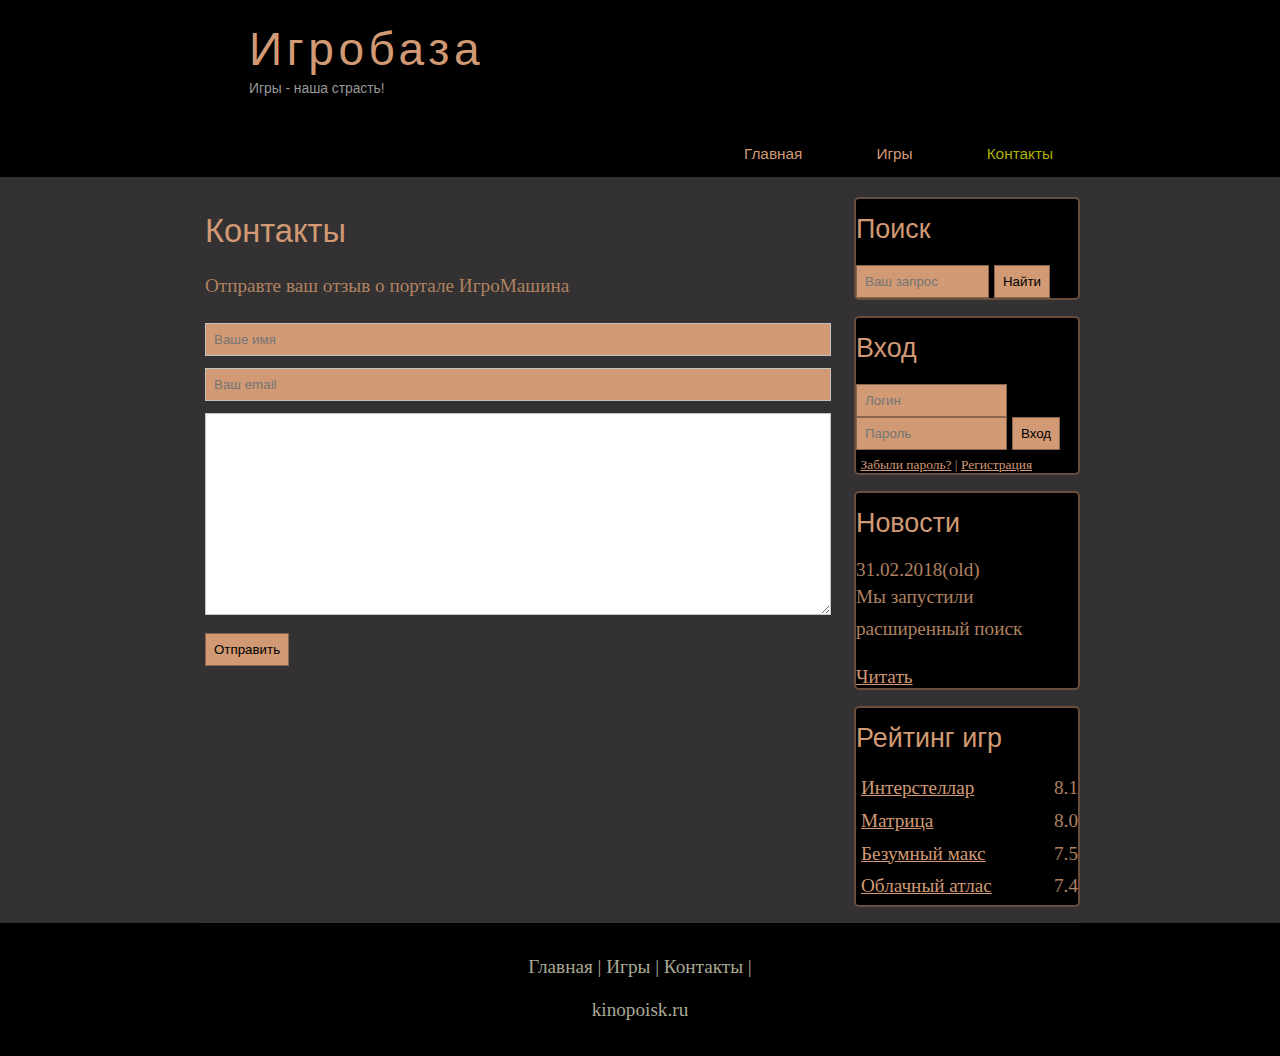
<file: 1/contact.html>
<!DOCTYPE html>
<html lang="en">
<head>
    <meta charset="UTF-8">
    <title>Контакты</title>
    <meta name="description" content="ИгроБаза - это портал о играх" />
    <meta name="keywords" content="Фильмы, фильмы онлайн, hd" />
    <link rel="stylesheet" href="assets/css/style.css">
</head>
<body>

    <div class="main">

        <div class="header">
            <div class="logo">
                <div class="logo_text">
                    <h1><a href="index.html">Игробаза</a></h1>
                    <h2>Игры - наша страсть!</h2>
                </div>  
            </div>

            <div class="menubar">
                
                <ul class="menu">
                    <li><a href="index.html">Главная</a></li>
                    <li><a href="films.html">Игры</a></li>
                    <li class="selected"><a href="contact.htnml">Контакты</a></li>
                </ul>

                </div>

            </div>

            
            <div class="site_content">

                <div class="sidebar_container">

                    <div class="sidebar">
                        <h2>Поиск</h2>
                        <form method="post" action="#" id="search_form">
                            <input type="search" name="search_field" placeholder="Ваш запрос" />
                            <input type="submit" class="btn" value="Найти" />
                        </form>
                    </div>

                    <div class="sidebar">
                        <h2>Вход</h2>
                        <form method="post" action="#" id="login">

                            <input type="text" name="login_field" placeholder="Логин" />
                            <input type="password" name="password_field" placeholder="Пароль" />
                            <input type="submit" class="btn" value="Вход" />
                            <div class="lables_passreg_text">
                                <span><a href="#">Забыли пароль?</a></span> | <span><a href="#">Регистрация</a></span>
                            </div>

                            </form>
                        </div>

                        <div class="sidebar">
                            <h2>Новости</h2>
                            <span>31.02.2018(old)</span>
                            <p>Мы запустили расширенный поиск</p>
                            <a href="#">Читать</a>
                        </div>

                        <div class="sidebar">
                            <h2>Рейтинг игр</h2>
                            <ul>
                                <li><a href="show.html">Интерстеллар</a><span class="rating_sidebar">8.1</span></li>
                                <li><a href="#">Матрица</a><span class="rating_sidebar">8.0</span></li>
                                <li><a href="#">Безумный макс</a><span class="rating_sidebar">7.5</span></li>
                                <li><a href="#">Облачный атлас</a><span class="rating_sidebar">7.4</span></li>
                            </ul>
                        </div>

                    </div>

                    <div class="content">

                        <h1>Контакты</h1>
                        <p>Отправте ваш отзыв о портале ИгроМашина</p>

                        <div class="send send_contact">
                            <form method="post" action="#" id="contact">
                                <input type="text" name="review_name" placeholder="Ваше имя">
                                <input type="text" name="review_email" placeholder="Ваш email">
                                <textarea name="review_text"></textarea>
                                <input class="btn" type="submit" value="Отправить">
                            </form>
                        </div>

                    </div>

                </div>

            <div class="footer">
                <p>
                    <a href="index.html">Главная</a> |
                    <a href="films.html">Игры</a> |
                    <a href="contact.html">Контакты</a> |
                </p>
                <p>kinopoisk.ru</p>
            </div>

            </div>

        </body>
        </html>
</file>
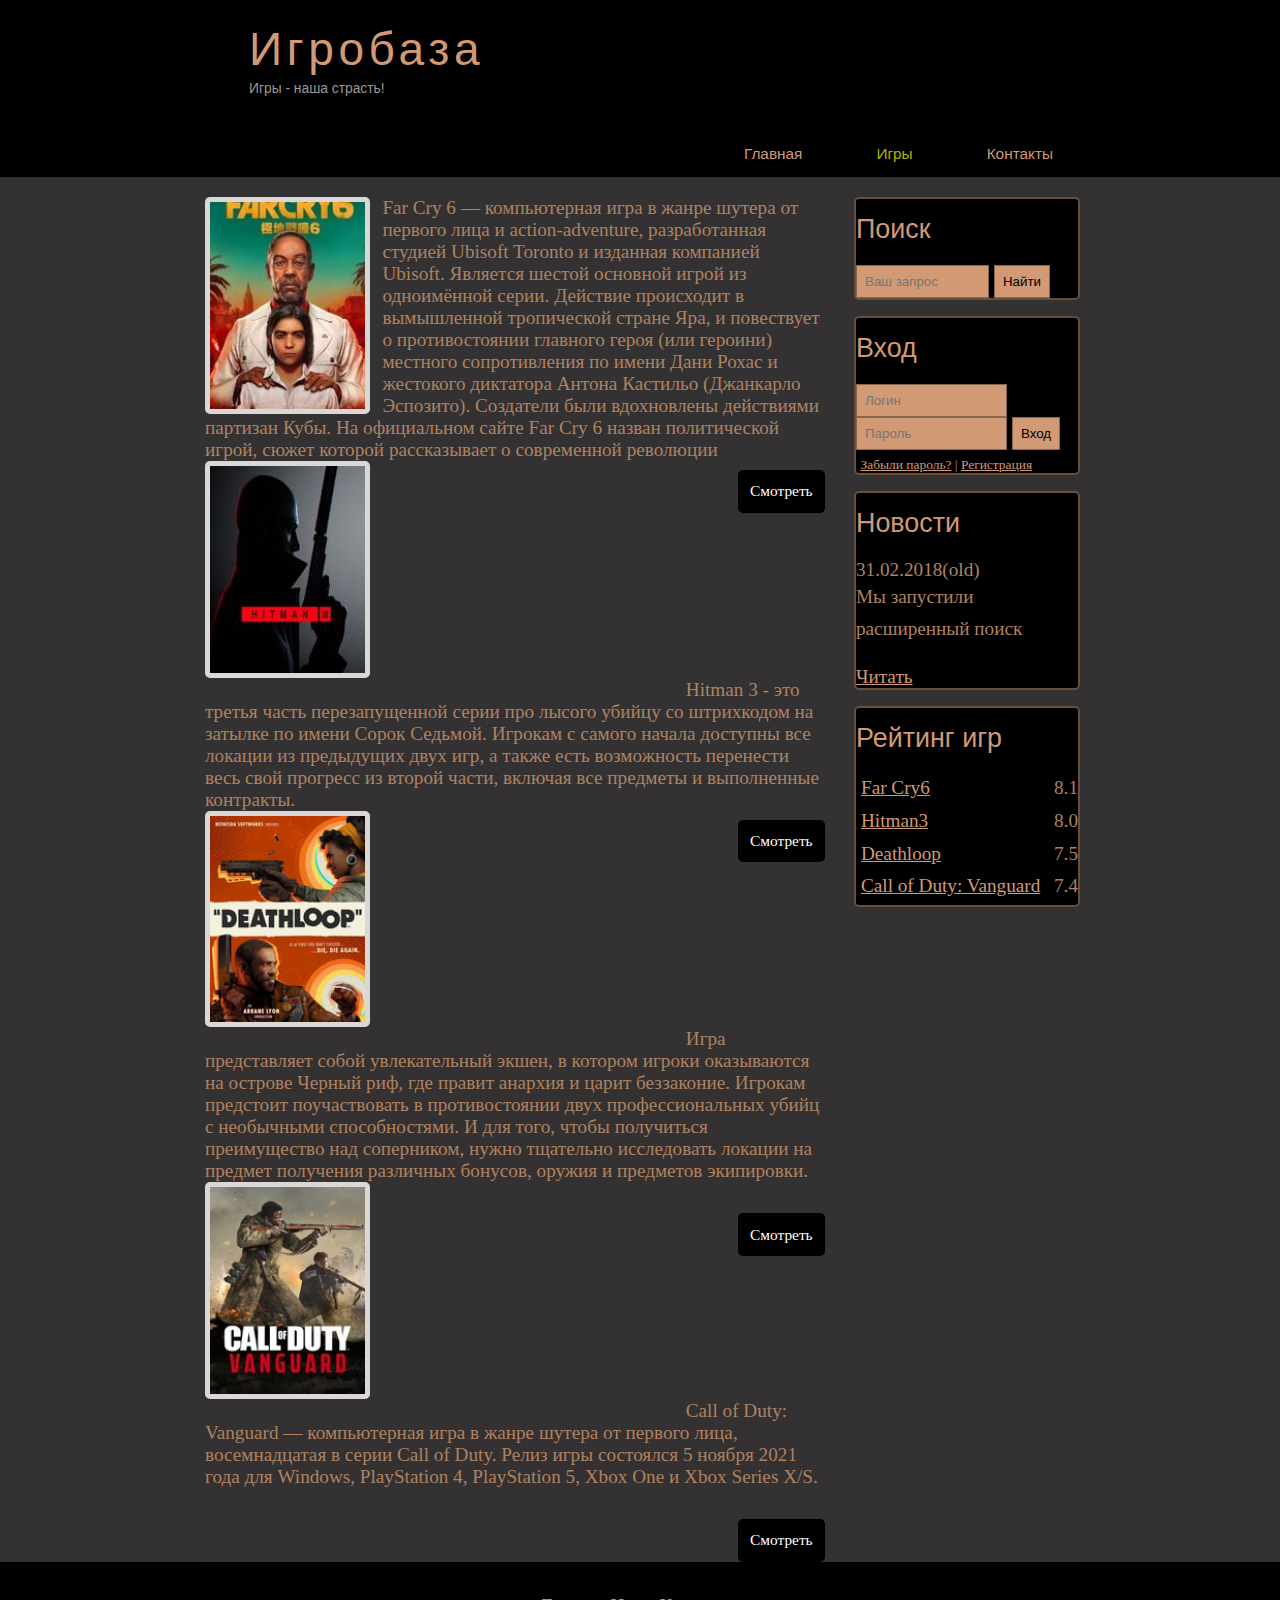
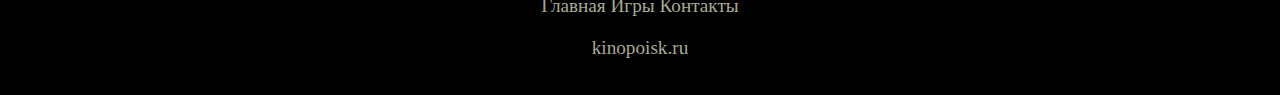
<file: 1/films.html>
<!DOCTYPE html>
<html lang="en">
<head>
    <meta charset="UTF-8">
    <title>Фильмы</title>
    <meta name="description" content="Игробаза - это портал о играх" />
    <meta name="keywords" content="Фильмы, фильмы онлайн, hd" />
    <link rel="stylesheet" href="assets/css/style.css">
</head>
<body>
    
    <di v class="main">

        <div class="header">
            <div class="logo">
                <div class="logo_text">
                    <h1><a href="index.html">Игробаза</a></h1>
                    <h2>Игры - наша страсть!</h2>
                </div>
            </div>

            <div class="menubar">

            <ul class="menu">
                <li><a href="index.html">Главная</a></li>
                <li class="selected"><a href="films.html">Игры</a></li>
                <li><a href="contact.html">Контакты</a></li>
            </ul>

        </div>

        </div>


        <div class="site_content">

            <div class="sidebar_container">

                <div class="sidebar">
                    <h2>Поиск</h2>
                    <form method="post" action="#" id="search_form">
                        <input type="search" name="search_field" placeholder="Ваш запрос" />
                        <input type="submit" class="btn" value="Найти"/>
                    </form>
                </div>
                
                <div class="sidebar">
                    <h2>Вход</h2>
                    <form method="post" action="#" id="login">

                        <input type="text" name="login_field" placeholder="Логин" />
                        <input type="password" name="password_field" placeholder="Пароль" />
                        <input type="submit" class="btn" value="Вход" />
                        <div class="lables_passreg_text">
                            <span><a href="#">Забыли пароль?</a></span> | <span><a href="#">Регистрация</a></span>
                        </div>

                    </form>
                </div>

                <div class="sidebar">
                    <h2>Новости</h2>
                    <span>31.02.2018(old)</span>
                    <p>Мы запустили расширенный поиск</p>
                    <a href="#">Читать</a>
                </div>

                <div class="sidebar">
                    <h2>Рейтинг игр</h2>
                    <ul>
                        <li><a class="scale" href="show.html">Far Cry6</a><span class="rating_sidebar">8.1</span></li>
                        <li><a href="#">Hitman3</a><span class="rating_sidebar">8.0</span></li>
                        <li><a href="#">Deathloop</a><span class="rating_sidebar">7.5</span></li>
                        <li><a href="#">Call of Duty: Vanguard</a><span class="rating_sidebar">7.4</span></li>
                    </ul>
                </div>

            </div>

            <div class="content">

                <div class="info_film">
                    <img src="assets/img/farcry6.jpg">
                    Far Cry 6 — компьютерная игра в жанре шутера от первого лица и action-adventure, разработанная студией Ubisoft Toronto и изданная компанией Ubisoft. Является шестой основной игрой из одноимённой серии. Действие происходит в вымышленной тропической стране Яра, и повествует о противостоянии главного героя (или героини) местного сопротивления по имени Дани Рохас и жестокого диктатора Антона Кастильо (Джанкарло Эспозито). Создатели были вдохновлены действиями партизан Кубы. На официальном сайте Far Cry 6 назван политической игрой, сюжет которой рассказывает о современной революции        
                    <div class="button"><a href="#">Смотреть</a></div>
                </div>

                <div class="info_film">
                    <img src="assets/img/hitman3.jpg">
                    ⠀⠀⠀⠀⠀⠀⠀⠀⠀⠀⠀⠀⠀⠀⠀⠀⠀⠀⠀⠀⠀⠀⠀⠀⠀⠀⠀⠀⠀⠀⠀⠀⠀⠀
                    Hitman 3 - это третья часть перезапущенной серии про лысого убийцу со штрихкодом на затылке по имени Сорок Седьмой. Игрокам с самого начала доступны все локации из предыдущих двух игр, а также есть возможность перенести весь свой прогресс из второй части, включая все предметы и выполненные контракты.       
                    <div class="button"><a href="#">Смотреть</a></div>
                </div>

                <div class="info_film">
                    <img src="assets/img/Death.jpg">
                    ⠀⠀⠀⠀⠀⠀⠀⠀⠀⠀⠀⠀⠀⠀⠀⠀⠀⠀⠀⠀⠀⠀⠀⠀⠀⠀⠀⠀⠀⠀⠀⠀⠀⠀
                    Игра представляет собой увлекательный экшен, в котором игроки оказываются на острове Черный риф, где правит анархия и царит беззаконие. Игрокам предстоит поучаствовать в противостоянии двух профессиональных убийц с необычными способностями. И для того, чтобы получиться преимущество над соперником, нужно тщательно исследовать локации на предмет получения различных бонусов, оружия и предметов экипировки.        
                    <div class="button"><a href="#">Смотреть</a></div>
                </div>

                <div class="info_film">
                    <img src="assets/img/call.jpg">
                    ⠀⠀⠀⠀⠀⠀⠀⠀⠀⠀⠀⠀⠀⠀⠀⠀⠀⠀⠀⠀⠀⠀⠀⠀⠀⠀⠀⠀⠀⠀⠀⠀⠀⠀
                    Call of Duty: Vanguard — компьютерная игра в жанре шутера от первого лица, восемнадцатая в серии Call of Duty. Релиз игры состоялся 5 ноября 2021 года для Windows, PlayStation 4, PlayStation 5, Xbox One и Xbox Series X/S.           
                    <div class="button"><a href="#">Смотреть</a></div>
                </div>

            </div>

        </div>

    <div class="footer">
        <p>
            <a href="index.html">Главная</a>
            <a href="films.html">Игры</a>
            <a href="contact.html">Контакты</a>
        </p>
        <p>kinopoisk.ru</p>
    </div>

    </di>

    </body>
    </html>
</file>
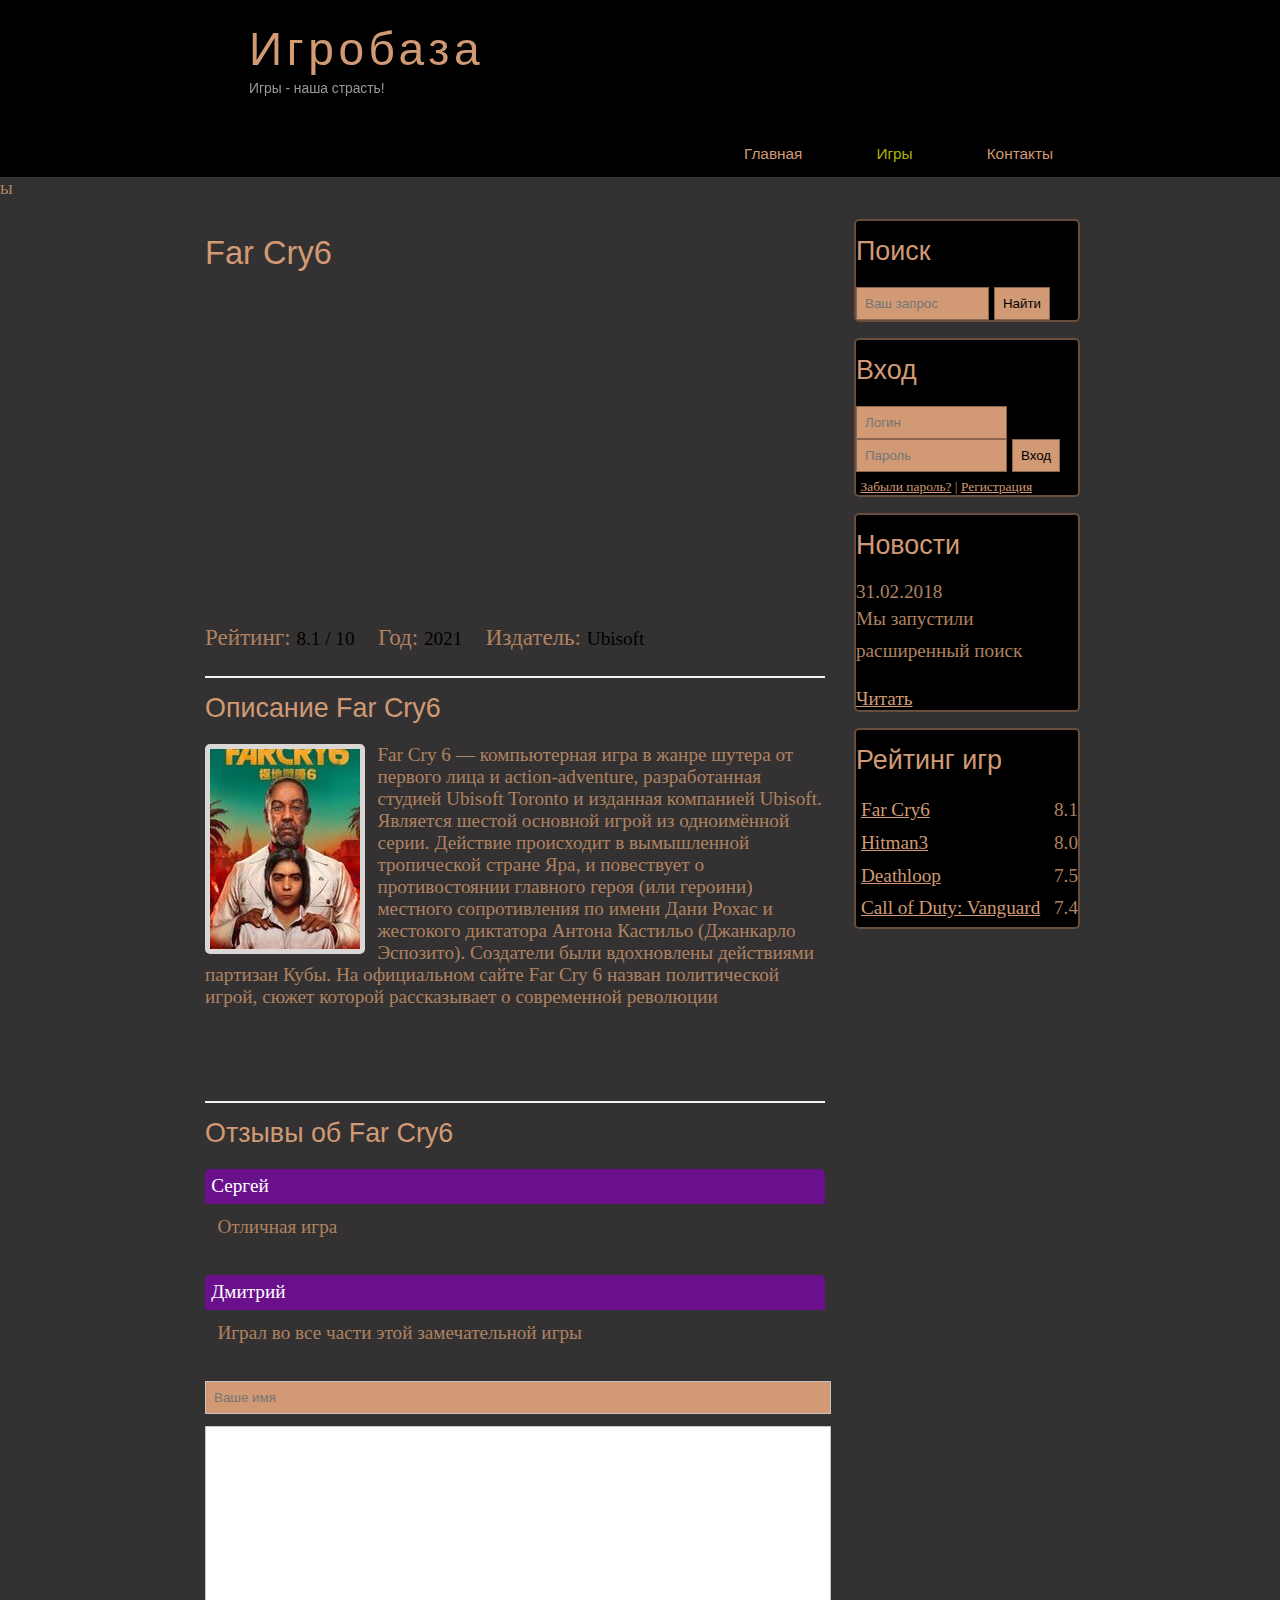
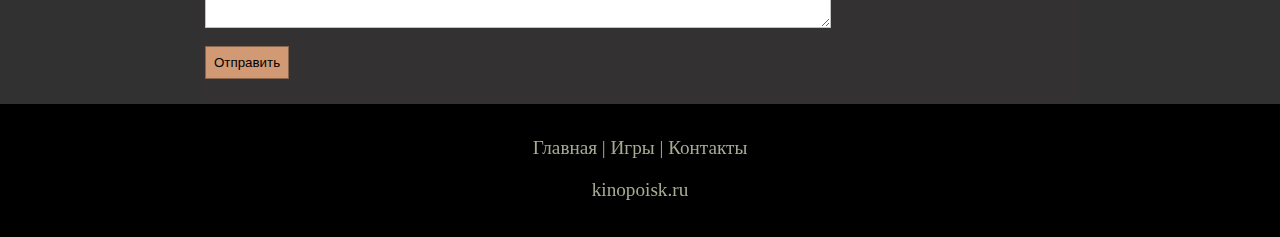
<file: 1/show.html>
<!DOCTYPE html>
<html lang="en">
<head>
    <meta charset="UTF-8">
    <title>Фильм Интерстеллар</title>
    <meta name="description" content="ИгроБаза - это портал о играх" />
    <meta http-equiv="keywords" content="фильмы, фильмы онлайн, hd"/>
    <link rel="stylesheet" href="assets/css/style.css">
</head>
<body>
 
    <div class="main">
        
        <div class="header">
            <div class="logo">
                <div class="logo_text">
                    <h1><a href="index.html">Игробаза</a></h1>
                    <h2>Игры - наша страсть!</h2>
                </div>
            </div>

            <div class="menubar">

                <ul class="menu">
                    <li><a href="index.html">Главная</a></li>
                    <li class="selected"><a href="films.html">Игры</a></li>
                    <li><a href="contact.html">Контакты</a></li>
                </ul>

            </div>

            </div>
ы

            <div class="site_content">

                <div class="sidebar_container">
                    
                    <div class="sidebar">
                        <h2>Поиск</h2>
                        <form method="post" action="#" id="search_form">
                            <input type="search" name="search_field" placeholder="Ваш запрос" />
                            <input type="submit" class="btn" value="Найти" />
                        </form>
                    </div>

                    <div class="sidebar">
                        <h2>Вход</h2>
                        <form method="post" action="#" id="login">

                            <input type="text" name="login_field" placeholder="Логин" />
                            <input type="password" name="password_field" placeholder="Пароль" />
                            <input type="submit" class="btn" value="Вход"/>
                            <div class="lables_passreg_text">
                                <span><a href="#">Забыли пароль?</a></span> | <span><a href="#">Регистрация</a></span>
                            </div>

                        </form>
                    </div>

                    <div class="sidebar">
                        <h2>Новости</h2>
                        <span>31.02.2018</span>
                        <p>Мы запустили расширенный поиск</p>
                        <a href="#">Читать</a>
                    </div>

                    <div class="sidebar">
                        <h2>Рейтинг игр</h2>
                        <ul>
                            <li><a class="scale" href="show.html">Far Cry6</a><span class="rating_sidebar">8.1</span></li>
                            <li><a href="#">Hitman3</a><span class="rating_sidebar">8.0</span></li>
                            <li><a href="#">Deathloop</a><span class="rating_sidebar">7.5</span></li>
                            <li><a href="#">Call of Duty: Vanguard</a><span class="rating_sidebar">7.4</span></li>
                        </ul>
                    </div>

                </div>

                <div class="content">

                    <h1>Far Cry6</h1>

                    <iframe width="560" height="315" src="https://www.youtube.com/embed/YqDpa6gHAZg" title="YouTube video player" frameborder="0" allow="accelerometer; autoplay; clipboard-write; encrypted-media; gyroscope; picture-in-picture" allowfullscreen></iframe>


                    <div class="info_film_page">
                        <span class="label">Рейтинг: </span><span class="value">8.1 / 10</span>
                        <span class="label">Год: </span><span class="value">2021</span>
                        <span class="label">Издатель: </span><span class="value">Ubisoft</span>
                    </div>
                    <hr>
                    <h2>Описание Far Cry6</h2>
                    <div class="descriptions_film">
                        <img src="assets/img/farcry6.jpg">
                        Far Cry 6 — компьютерная игра в жанре шутера от первого лица и action-adventure, разработанная студией Ubisoft Toronto и изданная компанией Ubisoft. Является шестой основной игрой из одноимённой серии. Действие происходит в вымышленной тропической стране Яра, и повествует о противостоянии главного героя (или героини) местного сопротивления по имени Дани Рохас и жестокого диктатора Антона Кастильо (Джанкарло Эспозито). Создатели были вдохновлены действиями партизан Кубы. На официальном сайте Far Cry 6 назван политической игрой, сюжет которой рассказывает о современной революции
                    </div>



                    <hr>
                    <h2>Отзывы об Far Cry6</h2>

                    <div class="reviews">
                        <div class="review_name">
                            Сергей
                        </div>
                        <div class="review_text">
                            Отличная игра
                        </div>
                    </div>

                    <div class="reviews">
                        <div class="review_name">
                            Дмитрий
                        </div>
                        <div class="review_text">
                            Играл во все части этой замечательной игры
                        </div>
                    </div>

                    <div class="send">
                        <form method="post" action="#" id="review">
                            <input type="text" name="review_name" placeholder="Ваше имя">
                            <textarea name="review_text"></textarea>
                            <input class="btn" type="submit" value="Отправить">
                        </form>
                    </div>

                </div>
            </div>
        <div class="footer">
            <p>
                <a href="index.html">Главная</a> |
                <a href="films.html">Игры</a> |
                <a href="contact.html">Контакты</a>
            </p>
            <p>kinopoisk.ru</p>
        </div>

        </div>

</body>
</html>
</file>
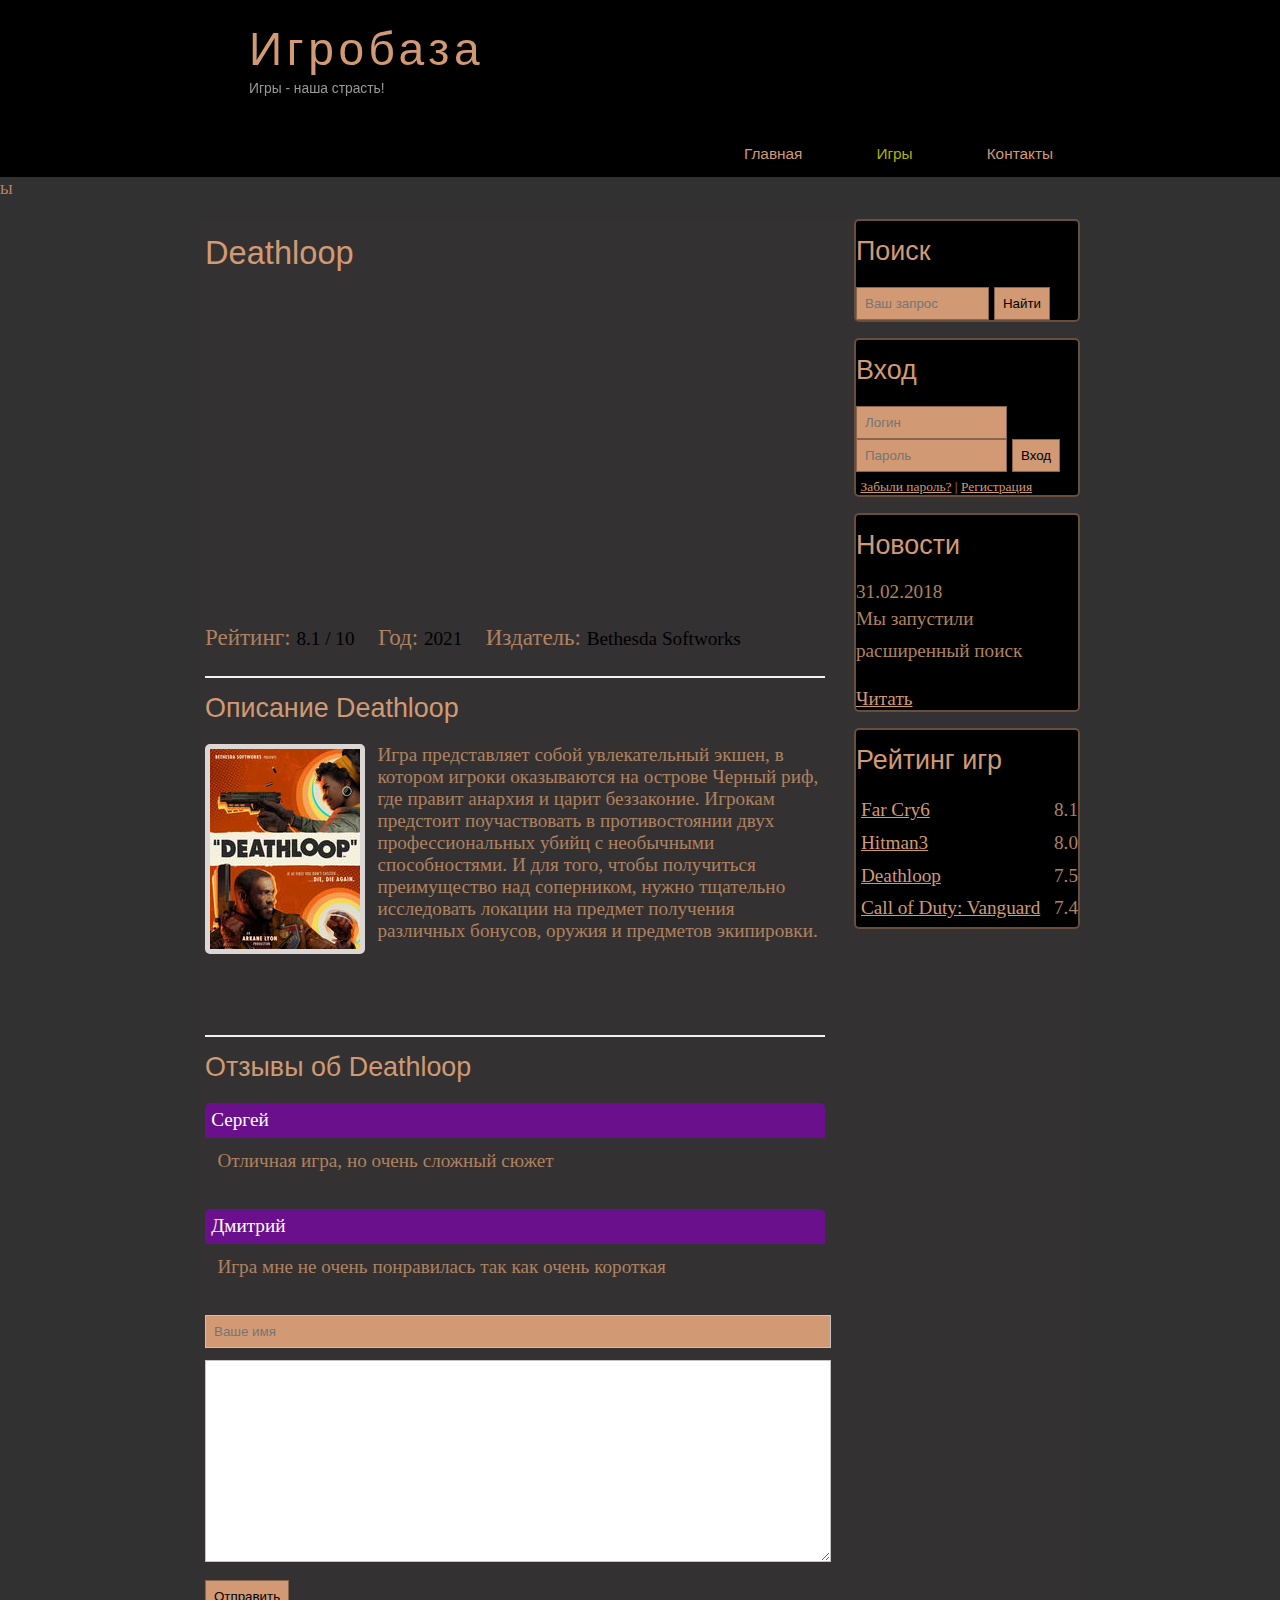
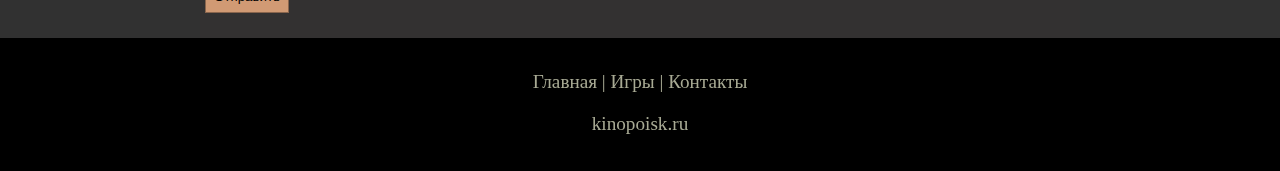
<file: 1/show2.html>
<!DOCTYPE html>
<html lang="en">
<head>
    <meta charset="UTF-8">
    <title>Фильм Интерстеллар</title>
    <meta name="description" content="ИгроБаза - это портал о играх" />
    <meta http-equiv="keywords" content="фильмы, фильмы онлайн, hd"/>
    <link rel="stylesheet" href="assets/css/style.css">
</head>
<body>
 
    <div class="main">
        
        <div class="header">
            <div class="logo">
                <div class="logo_text">
                    <h1><a href="index.html">Игробаза</a></h1>
                    <h2>Игры - наша страсть!</h2>
                </div>
            </div>

            <div class="menubar">

                <ul class="menu">
                    <li><a href="index.html">Главная</a></li>
                    <li class="selected"><a href="films.html">Игры</a></li>
                    <li><a href="contact.html">Контакты</a></li>
                </ul>

            </div>

            </div>
ы

            <div class="site_content">

                <div class="sidebar_container">
                    
                    <div class="sidebar">
                        <h2>Поиск</h2>
                        <form method="post" action="#" id="search_form">
                            <input type="search" name="search_field" placeholder="Ваш запрос" />
                            <input type="submit" class="btn" value="Найти" />
                        </form>
                    </div>

                    <div class="sidebar">
                        <h2>Вход</h2>
                        <form method="post" action="#" id="login">

                            <input type="text" name="login_field" placeholder="Логин" />
                            <input type="password" name="password_field" placeholder="Пароль" />
                            <input type="submit" class="btn" value="Вход"/>
                            <div class="lables_passreg_text">
                                <span><a href="#">Забыли пароль?</a></span> | <span><a href="#">Регистрация</a></span>
                            </div>

                        </form>
                    </div>

                    <div class="sidebar">
                        <h2>Новости</h2>
                        <span>31.02.2018</span>
                        <p>Мы запустили расширенный поиск</p>
                        <a href="#">Читать</a>
                    </div>

                    <div class="sidebar">
                        <h2>Рейтинг игр</h2>
                        <ul>
                            <li><a class="scale" href="show.html">Far Cry6</a><span class="rating_sidebar">8.1</span></li>
                        <li><a href="#">Hitman3</a><span class="rating_sidebar">8.0</span></li>
                        <li><a href="#">Deathloop</a><span class="rating_sidebar">7.5</span></li>
                        <li><a href="#">Call of Duty: Vanguard</a><span class="rating_sidebar">7.4</span></li>
                        </ul>
                    </div>

                </div>

                <div class="content">

                    <h1>Deathloop</h1>

                    <iframe width="560" height="315" src="https://www.youtube.com/embed/iFX1RUaMG4o" title="YouTube video player" frameborder="0" allow="accelerometer; autoplay; clipboard-write; encrypted-media; gyroscope; picture-in-picture" allowfullscreen></iframe>


                    <div class="info_film_page">
                        <span class="label">Рейтинг: </span><span class="value">8.1 / 10</span>
                        <span class="label">Год: </span><span class="value">2021</span>
                        <span class="label">Издатель: </span><span class="value">Bethesda Softworks</span>
                    </div>
                    <hr>
                    <h2>Описание Deathloop</h2>
                    <div class="descriptions_film">
                        <img src="assets/img/Death.jpg">
                        Игра представляет собой увлекательный экшен, в котором игроки оказываются на острове Черный риф, где правит анархия и царит беззаконие. Игрокам предстоит поучаствовать в противостоянии двух профессиональных убийц с необычными способностями. И для того, чтобы получиться преимущество над соперником, нужно тщательно исследовать локации на предмет получения различных бонусов, оружия и предметов экипировки.
                    </div>



                    <hr>
                    <h2>Отзывы об Deathloop</h2>

                    <div class="reviews">
                        <div class="review_name">
                            Сергей
                        </div>
                        <div class="review_text">
                            Отличная игра, но очень сложный сюжет
                        </div>
                    </div>

                    <div class="reviews">
                        <div class="review_name">
                            Дмитрий
                        </div>
                        <div class="review_text">
                            Игра мне не очень понравилась так как очень короткая
                        </div>
                    </div>

                    <div class="send">
                        <form method="post" action="#" id="review">
                            <input type="text" name="review_name" placeholder="Ваше имя">
                            <textarea name="review_text"></textarea>
                            <input class="btn" type="submit" value="Отправить">
                        </form>
                    </div>

                </div>
            </div>
        <div class="footer">
            <p>
                <a href="index.html">Главная</a> |
                <a href="films.html">Игры</a> |
                <a href="contact.html">Контакты</a>
            </p>
            <p>kinopoisk.ru</p>
        </div>

        </div>

</body>
</html>
</file>
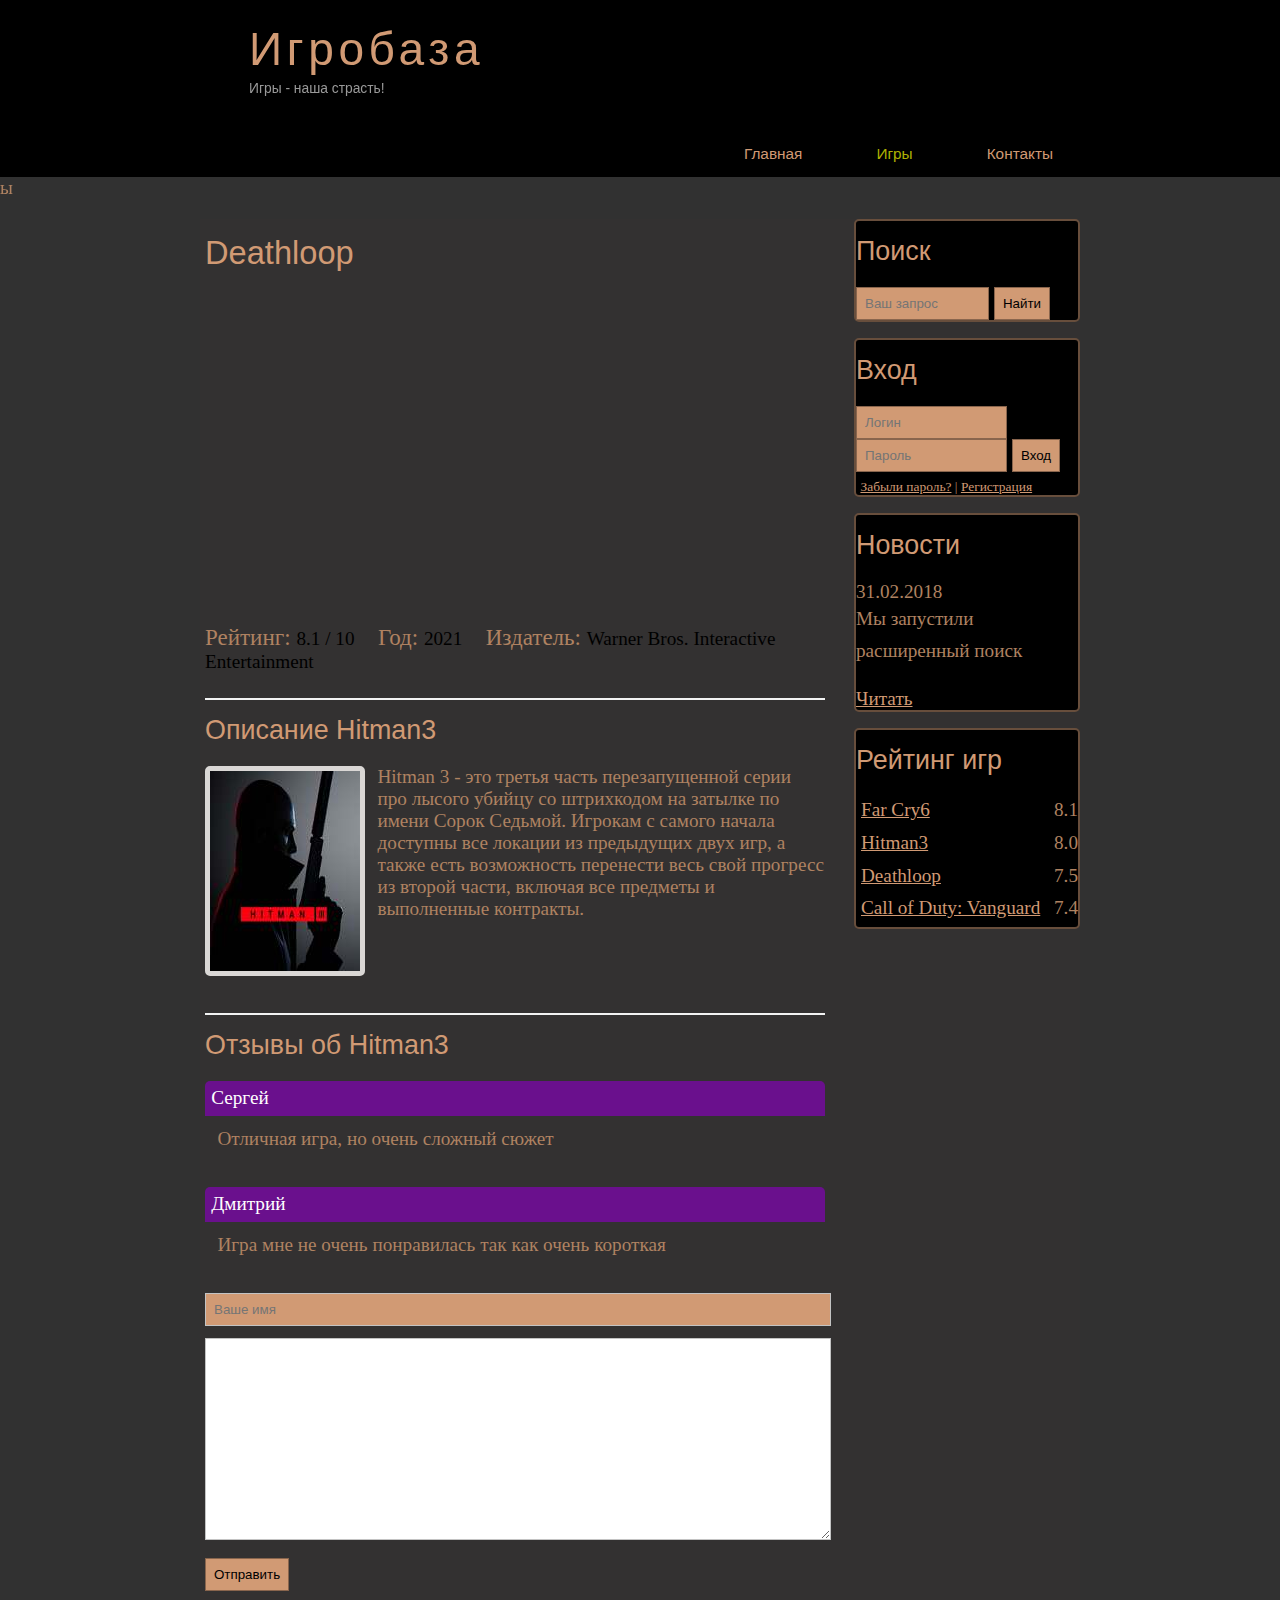
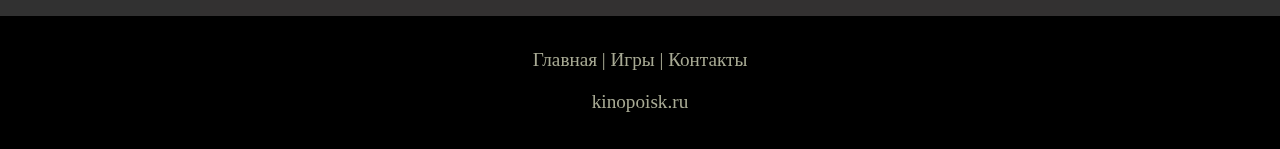
<file: 1/show3.html>
<!DOCTYPE html>
<html lang="en">
<head>
    <meta charset="UTF-8">
    <title>Фильм Интерстеллар</title>
    <meta name="description" content="ИгроБаза - это портал о играх" />
    <meta http-equiv="keywords" content="фильмы, фильмы онлайн, hd"/>
    <link rel="stylesheet" href="assets/css/style.css">
</head>
<body>
 
    <div class="main">
        
        <div class="header">
            <div class="logo">
                <div class="logo_text">
                    <h1><a href="index.html">Игробаза</a></h1>
                    <h2>Игры - наша страсть!</h2>
                </div>
            </div>

            <div class="menubar">

                <ul class="menu">
                    <li><a href="index.html">Главная</a></li>
                    <li class="selected"><a href="films.html">Игры</a></li>
                    <li><a href="contact.html">Контакты</a></li>
                </ul>

            </div>

            </div>
ы

            <div class="site_content">

                <div class="sidebar_container">
                    
                    <div class="sidebar">
                        <h2>Поиск</h2>
                        <form method="post" action="#" id="search_form">
                            <input type="search" name="search_field" placeholder="Ваш запрос" />
                            <input type="submit" class="btn" value="Найти" />
                        </form>
                    </div>

                    <div class="sidebar">
                        <h2>Вход</h2>
                        <form method="post" action="#" id="login">

                            <input type="text" name="login_field" placeholder="Логин" />
                            <input type="password" name="password_field" placeholder="Пароль" />
                            <input type="submit" class="btn" value="Вход"/>
                            <div class="lables_passreg_text">
                                <span><a href="#">Забыли пароль?</a></span> | <span><a href="#">Регистрация</a></span>
                            </div>

                        </form>
                    </div>

                    <div class="sidebar">
                        <h2>Новости</h2>
                        <span>31.02.2018</span>
                        <p>Мы запустили расширенный поиск</p>
                        <a href="#">Читать</a>
                    </div>

                    <div class="sidebar">
                        <h2>Рейтинг игр</h2>
                        <ul>
                            <li><a class="scale" href="show.html">Far Cry6</a><span class="rating_sidebar">8.1</span></li>
                        <li><a href="#">Hitman3</a><span class="rating_sidebar">8.0</span></li>
                        <li><a href="#">Deathloop</a><span class="rating_sidebar">7.5</span></li>
                        <li><a href="#">Call of Duty: Vanguard</a><span class="rating_sidebar">7.4</span></li>
                        </ul>
                    </div>

                </div>

                <div class="content">

                    <h1>Deathloop</h1>

                    <iframe width="560" height="315" src="https://www.youtube.com/embed/aAglID1Bjyk" title="YouTube video player" frameborder="0" allow="accelerometer; autoplay; clipboard-write; encrypted-media; gyroscope; picture-in-picture" allowfullscreen></iframe>


                    <div class="info_film_page">
                        <span class="label">Рейтинг: </span><span class="value">8.1 / 10</span>
                        <span class="label">Год: </span><span class="value">2021</span>
                        <span class="label">Издатель: </span><span class="value">Warner Bros. Interactive Entertainment</span>
                    </div>
                    <hr>
                    <h2>Описание Hitman3</h2>
                    <div class="descriptions_film">
                        <img src="assets/img/hitman3.jpg">
                        Hitman 3 - это третья часть перезапущенной серии про лысого убийцу со штрихкодом на затылке по имени Сорок Седьмой. Игрокам с самого начала доступны все локации из предыдущих двух игр, а также есть возможность перенести весь свой прогресс из второй части, включая все предметы и выполненные контракты.
                    </div>



                    <hr>
                    <h2>Отзывы об Hitman3</h2>

                    <div class="reviews">
                        <div class="review_name">
                            Сергей
                        </div>
                        <div class="review_text">
                            Отличная игра, но очень сложный сюжет
                        </div>
                    </div>

                    <div class="reviews">
                        <div class="review_name">
                            Дмитрий
                        </div>
                        <div class="review_text">
                            Игра мне не очень понравилась так как очень короткая
                        </div>
                    </div>

                    <div class="send">
                        <form method="post" action="#" id="review">
                            <input type="text" name="review_name" placeholder="Ваше имя">
                            <textarea name="review_text"></textarea>
                            <input class="btn" type="submit" value="Отправить">
                        </form>
                    </div>

                </div>
            </div>
        <div class="footer">
            <p>
                <a href="index.html">Главная</a> |
                <a href="films.html">Игры</a> |
                <a href="contact.html">Контакты</a>
            </p>
            <p>kinopoisk.ru</p>
        </div>

        </div>

</body>
</html>
</file>
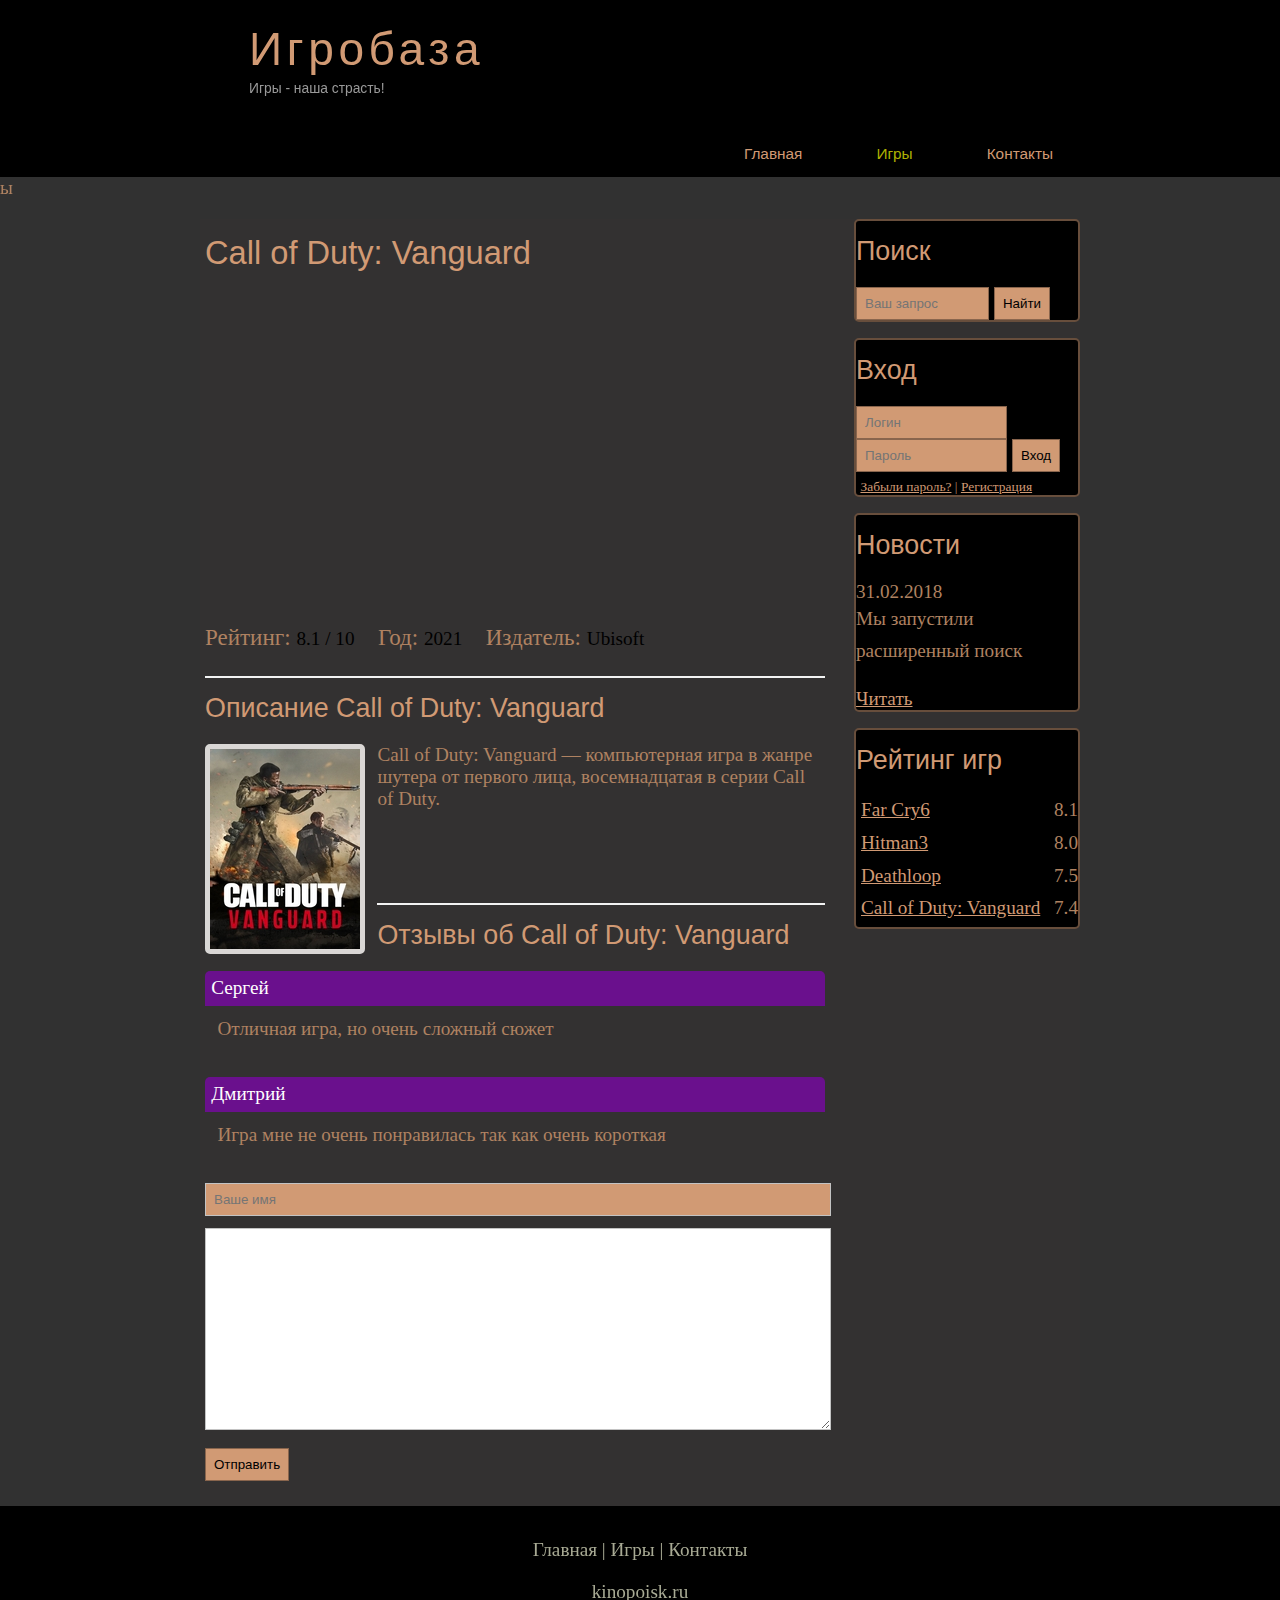
<file: 1/show4.html>
<!DOCTYPE html>
<html lang="en">
<head>
    <meta charset="UTF-8">
    <title>Фильм Интерстеллар</title>
    <meta name="description" content="ИгроБаза - это портал о играх" />
    <meta http-equiv="keywords" content="фильмы, фильмы онлайн, hd"/>
    <link rel="stylesheet" href="assets/css/style.css">
</head>
<body>
 
    <div class="main">
        
        <div class="header">
            <div class="logo">
                <div class="logo_text">
                    <h1><a href="index.html">Игробаза</a></h1>
                    <h2>Игры - наша страсть!</h2>
                </div>
            </div>

            <div class="menubar">

                <ul class="menu">
                    <li><a href="index.html">Главная</a></li>
                    <li class="selected"><a href="films.html">Игры</a></li>
                    <li><a href="contact.html">Контакты</a></li>
                </ul>

            </div>

            </div>
ы

            <div class="site_content">

                <div class="sidebar_container">
                    
                    <div class="sidebar">
                        <h2>Поиск</h2>
                        <form method="post" action="#" id="search_form">
                            <input type="search" name="search_field" placeholder="Ваш запрос" />
                            <input type="submit" class="btn" value="Найти" />
                        </form>
                    </div>

                    <div class="sidebar">
                        <h2>Вход</h2>
                        <form method="post" action="#" id="login">

                            <input type="text" name="login_field" placeholder="Логин" />
                            <input type="password" name="password_field" placeholder="Пароль" />
                            <input type="submit" class="btn" value="Вход"/>
                            <div class="lables_passreg_text">
                                <span><a href="#">Забыли пароль?</a></span> | <span><a href="#">Регистрация</a></span>
                            </div>

                        </form>
                    </div>

                    <div class="sidebar">
                        <h2>Новости</h2>
                        <span>31.02.2018</span>
                        <p>Мы запустили расширенный поиск</p>
                        <a href="#">Читать</a>
                    </div>

                    <div class="sidebar">
                        <h2>Рейтинг игр</h2>
                        <ul>
                            <li><a class="scale" href="show.html">Far Cry6</a><span class="rating_sidebar">8.1</span></li>
                        <li><a href="#">Hitman3</a><span class="rating_sidebar">8.0</span></li>
                        <li><a href="#">Deathloop</a><span class="rating_sidebar">7.5</span></li>
                        <li><a href="#">Call of Duty: Vanguard</a><span class="rating_sidebar">7.4</span></li>
                        </ul>
                    </div>

                </div>

                <div class="content">

                    <h1>Call of Duty: Vanguard</h1>

                    <iframe width="560" height="315" src="https://www.youtube.com/embed/qFfMzuE-cUE" title="YouTube video player" frameborder="0" allow="accelerometer; autoplay; clipboard-write; encrypted-media; gyroscope; picture-in-picture" allowfullscreen></iframe>


                    <div class="info_film_page">
                        <span class="label">Рейтинг: </span><span class="value">8.1 / 10</span>
                        <span class="label">Год: </span><span class="value">2021</span>
                        <span class="label">Издатель: </span><span class="value">Ubisoft</span>
                    </div>
                    <hr>
                    <h2>Описание Call of Duty: Vanguard</h2>
                    <div class="descriptions_film">
                        <img src="assets/img/call.jpg">
                        Call of Duty: Vanguard — компьютерная игра в жанре шутера от первого лица, восемнадцатая в серии Call of Duty.
                    </div>



                    <hr>
                    <h2>Отзывы об Call of Duty: Vanguard</h2>

                    <div class="reviews">
                        <div class="review_name">
                            Сергей
                        </div>
                        <div class="review_text">
                            Отличная игра, но очень сложный сюжет
                        </div>
                    </div>

                    <div class="reviews">
                        <div class="review_name">
                            Дмитрий
                        </div>
                        <div class="review_text">
                            Игра мне не очень понравилась так как очень короткая
                        </div>
                    </div>

                    <div class="send">
                        <form method="post" action="#" id="review">
                            <input type="text" name="review_name" placeholder="Ваше имя">
                            <textarea name="review_text"></textarea>
                            <input class="btn" type="submit" value="Отправить">
                        </form>
                    </div>

                </div>
            </div>
        <div class="footer">
            <p>
                <a href="index.html">Главная</a> |
                <a href="films.html">Игры</a> |
                <a href="contact.html">Контакты</a>
            </p>
            <p>kinopoisk.ru</p>
        </div>

        </div>

</body>
</html>
</file>
<file: assets/css/style.css>
.logo_text{
    color: white;
    text-align: center;
}

.first{
    color: white;
    text-align: center;
    margin-top: 100px;
}

.first a{
    color: white;
}

.background {
    background-repeat: no-repeat;
    background-attachment: fixed;
    background-size: 100% 100%;
}

p{
    padding: 0 0 20px 0;
    line-height: 1.7em;
}

.sidebar {
    float: left;
    width: 180px;
    height: 200px;
    padding: 5%;
    border: solid 1px black;
    background-color: white;
}

footer {
    width: 100%;
    height: 100px;
    padding: 28px 0 5px 0;
    text-align: center;
    color: white;
    margin-left: 0px;
    margin-right: 0px;
    margin-top: 450px;
    min-width: 900px;
}
.second{
    color: white;
    text-align: center;
    margin-top: 100px;
}

.second a{
    color: white;
}
</file>
<file: 1/assets/css/style.css>
* {
    margin: 0;
    padding: 0;
}

body {
    font-size: 1.2em;
    background-color: rgb(49, 49, 49);
    color: #af8261;
}

p {
    padding: 0 0 20px 0;
    line-height: 1.7em;
}

input[type="text"], input[type="password"], input[type="search"] {
    color: #5d5d5d;
    width: 60%;
    padding: 8px;
}

input, textarea {
    outline: none;
    border: none;
    border: solid 1px #89654d;
}

input {
    background-color:#d19a74;
}

h1, h2 {
    font: normal 170% 'century gothic', arial;
    margin: 0 0 15px 0;
    padding: 15px 0 5px 0;
    color: #d19a74;
}

h2 {
    font-size: 140%;
}

a, a:hover {
    outline: none;
    text-decoration: underline;
    color: #d19a74;
}

ul {
    margin: 2px 0 22px 17px;
}

ul li {
    margin: 0 0 6px 0;
    padding: 0 0 4px 5px;
    line-height: 1.5em;
}


.header {
    background-color: rgb(0, 0, 0);
    height: 177px;
    font-size: 0.8em;
    margin-left: 0px;
    margin-right: 0px;
    min-width: 900px;
}

.main, .logo, .menubar, .site_content, .footer {
    margin-left: auto;
    margin-right: auto;
}

.logo {
    width: 800px;
    padding-bottom: 40px;
}

.logo h1, .logo h2 {
    font: normal 300% 'century gothic', arial, sans-serif;
    margin: 0 0 0 9px;
}

    .logo_text h1, .logo_text h1 a, .logo_text h1 a:hover {
    padding: 22px 0 0 0;
    color: #d19a74;
    letter-spacing: 0.1em;
    text-decoration: none;
}

.logo_text h2 {
    font-size: 0.9em;
    padding: 4px 0 0 0;
    color: #999;
}

.menubar {
    width: 900px;
    height: 46px;
}

ul.menu {
    float: right;
}

ul.menu li {
    float: left;
    padding: 0 0 0 9px;
    list-style: none;
    margin: 1px 2px 0 0;
}

ul.menu li a {
    font: normal 100% 'trebuchet ms', sans-serif;
    display: block;
    height: 20px;
    padding: 6px 35px 5px 28px;
    color: #d19a74;
    text-decoration: none;
}

ul.menu li.selected a {
    color: #aeb002;
}

ul.menu li a:hover {
    color: #e4ec04;
}

hr {
    border: solid 1px #f3f3f3;
}

.site_content {
    width: 880px;
    overflow: hidden;
    margin: 20px auto 0 auto;
    background-color: rgb(51, 49, 49);
}

.sidebar_container {
    float: right;
    width: 224px;
}

.sidebar {
    float: right;
    width: 222px;
    padding:0%;
    margin: 0 0 16px 0;
    border: solid 2px #684e3c;
    border-radius: 5px;
    background-color: #000000;
}

.btn {
    padding: 8px;
    background-color: #d19a74;
    cursor: pointer;
}

.sidebar h2 {
    color: #d19a74
}

.lables_passreg_text {
    font-size: 0.7em;
    margin-top: 3%;
    margin-left: 2%;
}

.sidebar ul {
    margin: 0;
}

.sidebar ul li {
    list-style-type: none;
    margin: 0 0 0 0;
}

.sidebar .rating_sidebar {
    float: right;
}


.content {
    text-align: left;
    width: 620px;
    padding: 0 0 0 5px;
    float: left;
}

.content a {
    text-decoration: none;
}

.films_block {
    margin-bottom: 5%;
}

.films_block img {
    border-radius: 5px;
    border: solid 5px #684e3c;
    width: 22%;
}

.posts .posts_content {
    font-size: 0.8em;
}


/* Страница просмотра фильма */

.info_film_page {
    margin-top: 2%;
    margin-bottom: 4%;
}

.info_film_page .label {
    font-size: 1.2em;
}

.info_film_page .value {
    font-size: 1em;
    color: #000000;
    margin-right: 3%;
}

.descriptions_film {
    margin-bottom: 15%;
}

.descriptions_film img{
    float: left;
    margin-right: 2%;
    border-radius: 5px;
    border: solid 5px #dad7d5;
}

.reviews {
    margin-bottom: 4%;
    font-size: o.9em;
}

.reviews .review_name {
    background-color: #6a108d;
    color: white;
    padding: 1%;
    border-top-left-radius: 5px;
    border-top-right-radius: 5px;
}
.reviews .review_text {
    padding-top: 2%;
    padding-bottom: 2%;
    padding-left: 2%;
}


.send {
    margin-bottom: 4%;
}

.send input[type="text"], textarea {
    border: solid 1px #c3c3c3;
    margin-bottom: 2%;
}

.send input[type="text"]{
    width: 98%;
}

.send textarea {
    width: 624px;
    height: 200px;
}

.send input[type="sumbit"]{
    background-color: #4102c0;
    padding: 3%;
    color: white;
    border-radius: 5px;
}



.send_contract input[type="text"] {
    width: 500px;
}

.send_contract textarea {
    width: 516px;
}



.into_film {
    margin-bottom: 5%;
    background-color: #f9f9f9;
    padding: 5%;
    height: 270px;
}

.info_film img {
    float: left;
    margin-right: 2%;
    border-radius: 5px;
    border: solid 5px #dad7d5;
    width: 25%;
}

.button {
    background-color: #000000;
    padding: 2%;
    color: white;
    border-radius: 5px;
    float: right;
    margin-top: 5%;
    clear: both;
    font-size: 0.8em;
}

.button a {
    color: white;
}


table {
    width: 100%;
    border: solid 1px #f4f4f4;
}

td {
    padding: 2%;
    border: solid 1px #f4f4f4;
}

td img {
    width: 60px;
    vertical-align: middle;
}

.center {
    text-align: center;
}

.rating {
    font-weight: bold;
}

.footer {
    width: 100%;
    height: 100px;
    padding: 28px 0 5px 0;
    text-align: center;
    background-color: rgb(0, 0, 0);
    color: #a8aa94;
    margin-left: 0px;
    margin-right: 0px;
    min-width: 900px;
}

.footer a {
    color: #a8aa94;
    text-decoration: none;
}

.footer a:hover {
    color: #fff;
    text-decoration: none;
}

.footer p {
    padding: 0 0 10px 0;
}

/*Увеличение изображения при навидении*/
.scale {
    /* display: inline-block; Строчно-блочный элемент */
    overflow: hidden; /* Скрываем всё за контуром */
   }
   .scale img {
    transition: 1s; /* Время эффекта */
    /* display: block; Убираем небольшой отступ снизу */
   }
   .scale img:hover {
    transform: scale(1.2); /* Увеличиваем масштаб */
   }

   .container {
    -webkit-perspective: 1000px;
            perspective: 1000px;
    margin: 2em;
    transform-style: preserve-3d;
}

.container {
    -webkit-perspective: 1000px;
            perspective: 1000px;
    margin: 2em;
    transform-style: preserve-3d;
}

img {
    transition: all .5s ease;
    -webkit-transform: rotateX(0deg);
    -webkit-transform-origin-y: 300px; /* rotates from the bottom of the image */
}

img:hover {
    -webkit-transform: rotateX(-40deg);
}


@media only screen
and (min-device-width : 320px)
and (max-device-width : 568px) {
    .header {
        background-color: #257965;
        min-width: 100%;
        height: 20%;
        text-align: center;
    }

    .logo {
        width: 100%;
    }

    .site_content {
        width: 100%;
    }
    .menubar {
        width: 100%;
        height: 100%;
    }

    .content {
        width: 100%;
        text-align: center;
    }

    .site_content {
        width: 100%;
        text-align: center;
    }

    .sidebar_container {
        display: none;
    }

    footer {
        display: none;
    }

    ui.menu {
        float: none;
    }

    ul.menu li {
        margin: 0;
        padding: 0;
        float: none;
    }

    .logo h1 {
        font: normal 235% "centry gothic" , arial, sans-serif;
    }

    .logo h2 {
        font: normal 100% "centry gothic" , arial, sans-serif;
        color:white;
    }

    .content h1, h2 {
        font: normal 110% "century gothic" , arial;

    }

    .films_block img {
        width: 43%;
    }

    .post_content p {
        line-height: 1.5em;
        padding: 3%;
        text-align: left;
    }

    .posts p {
        font-size: 120%;
    }

    .info_film {
        float: none;
        height: 100%;
    }

    .info_film img {
        width: 90%;
        margin-bottom: 5%;
    }

    .button {
        float: none;
    }

    table {
        display: block;
    }

    th {
        font-size: 75%;
    }

    td {
        padding: 0;
        margin: 0;
        font-size: 95%;
        text-align: left;
    }

    iframe {
        width: 88%;
        height: 100%;
    }

    .descriptions_film {
        width: 90%;
        text-align: left;
        margin-left: 2%;
    }

    .descriptions_film img {
        float: none;
        width: 73%;
        display: block;
        margin: 0;
        padding: 0;
        margin-left: 11%;
        margin-bottom: 7%;
    }

    .reviews {
        text-align: left;
        width: 96%;
    }

    .send input [type="text"] {
        width: 80%;
    }

    .send textarea {
        width: 85%;
    }


    /* Поворот картинки при наведении */ 
    /* .rotate {
        background: transparent;
       
      } */
     
      /* .rotate {
        position: relative;
        width: 100%;
        height: 100%;
        transition: transform 0.6s;
        transform-style: preserve-3d;
      } */
     
      /* .rotate:hover .rotate {
        transition: 0.9s;
        transform: rotateY(180deg);
    
    } */
}
</file>
<file: 2/css/style.css>
.header a, a:hover {
    color: #4eddf0;
    text-decoration: none;
}

.header h1 {
    letter-spacing: 15px;
    font-size: 300%;
}

.header p {
    color:white !important;
    font-size: 90%;
    letter-spacing: 3px;
}

.nav-pills>li.active>a, .nav-pills>li.active>a:focus, .nav-pills>li.active>a:hover {
    color: #fff;
    background-color: #346270;
}

.nav-pills>li>a {
    color: #fff;
}

.nav-pills>li>a:hover {
    background-color: #346270;
}

.navbar-inverse {
    padding: 1%;
    border-radius: 0;
}

@media (max-width: 767px) {
    .nav-pills>li {
        float: none;
    }
    
    .nav-pills {
        text-align: center;
    }

    .header h1 {
        font-size: 200%;
        letter-spacing: 5px;
    }

    .header {
        text-align: center;
    }
}

.clear {
    clear: both;
    height: 63px;
}

.wrapper {
    min-height: 100%;
}

html, body {
    height: 100%;
}

.films_block {
    text-align: center;
}

.films_block img {
    margin-bottom: 5%;
    border-radius: 5px;
    border: solid 5px #dad7d5;
    width: 100%;
}

.film_label {
    padding: 2%;
    margin-bottom: 4%;
}

.margin-8 {
    margin-top: 8%;
}

.panel {
    border: none;
}

.panel-body {
    background-color: #f9f9f9;
}

.panel-info>.panel-heading {
    background-color: #4ed8f0;
    color: white;
    border-color: transparent;
}

.sidebar-header {
    font-size: 120%;
    letter-spacing: 2px;
}

.form-control {
    border-radius: 0px;
}

.input-lg {
    font-size: 14px;
}

.list-group-item-warning {
    color: #8a6d3b;
    background-color: #f9f9f9;
}

.badge {
    background-color: #000000;
}

.info-block {
    font-size: 120%;
}

.info-block .badge {
    font-size: 80%;
}

.info-block span{
    margin-right: 3%;
}

textarea.form-control {
    height: 200px;
}

.table tbody>tr>td.vert-align {
    vertical-align: middle;
}

footer {
    color: #666;
    background: #222;
    padding: 17px 0 18px 0;
    border-top: 1px solid #000;
}

footer a {
    color: #999;
}

footer a:hover {
    color:  #efefef;
}
</file>
<file: 5/style.css>
#snake-field{
    display: inline-block;
}
#snake-renew,#snake-start{
    width: 150px;
    padding: 15px;
    color: white;
    background-color: blue;
    text-align: center;
    cursor: pointer;
    float: left;
    margin-right: 10px;
}
.game-table{
    border-collapse: collapse;
    background-color: #3e3e3e;
}
td.game-table-cell{
    width: 15px;
    height: 15px;
    border: 1px dotted #eee;
}
.snake-unit{
    background-color: white;
}
.food-unit{
    background-color: red;
}
.buttons{
    display: inline-block;
}
.wrap{
    margin: 30px auto 0;
    text-align: center;
}
</file>
<file: 6/style.css>
html {
    font-size: 10px;
}

body, html {
    margin: 0;
    padding: 0;
    font-family: sans-serif;
}

.keys {
    display: flex;
    flex: 1;
    min-height: 100vh;
    align-items: center;
    justify-content: center;
}

.key {
    border: .4rem solid black;
    border-radius: .5rem;
    margin: 1rem;
    font-size: 1.5rem;
    padding: 1rem .5rem;
    transition: all .07s ease;
    width: 10rem;
    text-align: center;
    color: white;
    background: rgba(0, 0, 0, 0.4);
    text-shadow: 0 0 .5rem black;
}

.playing {
    transform: scale(1.1);
    border-color: #ffc600;
    box-shadow: 0 0 1rem #ffc600;
}

kbd {
    display: block;
    font-size: 4rem;
}

.sound {
    font-size: 1.2rem;
    text-transform: uppercase;
    letter-spacing: .1rem;
    color: #ffc600;
}
</file>
<file: webapp/css/style.css>
@import url(https://fonts.googleapis.com/css?family=Roboto:300,400,700&display=swap&subset=cyrillic-ext);*{box-sizing:border-box;margin:0;padding:0;font-family:Roboto,sans-serif}a{text-decoration:none}.btn{width:220px;height:65px;display:flex;justify-content:center;align-items:center;background-color:#fff;font-size:18px;font-weight:700;border:1px solid rgba(0,0,0,.2);box-shadow:0 4px 15px rgba(0,0,0,.2);cursor:pointer;transition:.3s all;outline:0}.btn_white{background-color:#fff}.btn_dark{background-color:#303030;color:#fff;border:none}.btn_min{height:50px}.btn:hover{box-shadow:0 4px 30px rgba(0,0,0,.3)}.container{max-width:1200px;margin:0 auto}.divider{width:330px;height:1px;margin:0 auto;background-color:rgba(0,0,0,.5)}.title{font-size:36px;font-weight:400}.header{display:flex;justify-content:space-between;align-items:center;height:150px;padding:0 100px}.header__left-block{display:flex;justify-content:space-between;min-width:550px}.header__logo{max-width:170px}.header__logo img{width:100%}.header__links{display:flex;align-items:center}.header__link{position:relative;margin-right:45px;font-weight:700;font-size:18px;color:#303030}.header__link:after{content:'';position:absolute;display:block;width:110%;left:-5%;bottom:-1px;z-index:-1;height:8px;background:#54ed39}.header__link:last-child{margin-right:0}.sidepanel{position:fixed;left:60px;top:240px;height:400px;width:25px;display:flex;flex-direction:column;justify-content:space-between;align-items:center}.sidepanel__text{width:120px;height:120px;font-size:14px}.sidepanel__text span{display:flex;transform:rotate(-90deg) translateX(-50px)}.sidepanel__divider{width:1px;height:165px;background-color:#000}.sidepanel__icon{width:24px;height:24px}.sidepanel__icon img{width:100%}.preview{padding:28px 0 100px 0;position:relative}.preview__life{font-weight:700;font-size:20px;margin-left:35px;margin-top:35px}.bgc_blue{position:absolute;right:0;top:-155px;width:50vw;height:900px;background:rgba(146,242,255,.15);z-index:-1}.tabcontainer{display:flex;width:1130px;margin:0 auto;box-shadow:0 4px 30px rgba(0,0,0,.25)}.tabcontent{width:850px;position:relative}.tabcontent img{width:100%;height:100%;object-fit:cover}.tabcontent__descr{position:absolute;top:300px;right:-177px;width:550px;height:359px;background:rgba(251,254,93,.8);padding:50px;font-size:24px;font-weight:300;line-height:36px;color:rgba(0,0,0,.7)}.tabheader{width:280px;padding:35px 30px;background-color:#fff}.tabheader h3{font-weight:700;font-size:16px}.tabheader__items{margin-top:35px;padding-left:26px;border-left:1px solid #000}.tabheader__item{font-weight:700;font-size:18px;font-weight:300;margin-top:10px;color:rgba(0,0,0,.6);cursor:pointer;transition:.3s all}.tabheader__item_active{color:#000;font-size:22px;font-weight:700}.offer{padding:70px 0 100px 0;position:relative}.offer .container{display:flex;justify-content:space-between}.offer .bgc_y{position:absolute;width:1109px;height:780px;background:rgba(243,255,222,.45);z-index:-1;top:50px}.offer__text{width:580px}.offer__descr{font-size:18px;margin-top:30px;font-weight:300;line-height:24px}.offer__action{display:flex;align-items:center;justify-content:flex-end}.offer__advantages{width:330px;margin-top:50px}.offer__advantages h2{font-weight:700;font-size:20px;margin-top:20px}.offer__advantages h2:first-child{margin-top:70px}.offer__advantages-text{margin-top:20px;font-size:18px;font-weight:300;line-height:21px}.offer__slider{width:650px;margin-top:50px;display:flex;flex-direction:column;align-items:flex-end}.offer__slider-counter{display:flex;width:180px;align-items:center;font-size:24px;color:rgba(0,0,0,.5)}.offer__slider-wrapper{width:100%;margin-top:15px;box-shadow:0 4px 30px rgba(0,0,0,.25)}.offer__slider-prev{margin-right:10px;cursor:pointer}.offer__slider-next{margin-left:10px;cursor:pointer}.offer__slider #current{font-size:48px;font-weight:700;color:#000}.offer__slide{width:100%;height:390px}.offer__slide img{width:100%;height:100%;object-fit:cover}.calculating{padding:50px 0}.calculating .title{text-align:center}.calculating__field{width:100%;margin-top:50px;background:rgba(146,242,255,.15);padding:30px 0 40px 0}.calculating__subtitle{text-align:center;font-size:18px;font-weight:700;margin-top:30px}.calculating__subtitle:first-child{margin-top:0}.calculating #gender:after{content:'';position:absolute;top:50%;transform:translateY(-50%);display:block;width:16px;height:16px;background:url(../icons/switch.svg) center center/cover no-repeat}.calculating__choose{position:relative;display:flex;margin-top:30px;justify-content:center}.calculating__choose-item{display:flex;align-items:center;justify-content:center;width:170px;height:50px;padding:0 10px;background:#fff;box-shadow:0 4px 15px rgba(0,0,0,.2);border:none;text-align:center;font-size:14px;cursor:pointer;outline:0;transition:.3s all}.calculating__choose-item_active{color:#fff;background-color:#54ed39}.calculating__choose_medium{width:743px;justify-content:space-between;margin:30px auto 0 auto}.calculating__choose_big{width:930px;justify-content:space-between;margin:30px auto 0 auto}.calculating__choose_big .calculating__choose-item{width:200px}.calculating__divider{width:490px;height:1px;margin:40px auto;background-color:rgba(0,0,0,.2)}.calculating__total{width:490px;margin:0 auto;display:flex;justify-content:space-between;align-items:center}.calculating__result{font-size:18px;font-weight:700}.calculating__result span{font-size:42px}.menu{padding:40px 0 50px 0}.menu .container{display:flex;justify-content:space-between;align-items:flex-start}.menu .title{text-align:center}.menu__field{margin-top:50px;padding:50px 0;width:100%;background:rgba(249,254,126,.25)}.menu__item{width:320px;min-height:450px;background:#fff;box-shadow:0 4px 25px rgba(0,0,0,.25);font-size:16px;font-weight:300}.menu__item img{width:100%;height:200px;object-fit:cover}.menu__item-subtitle{font-weight:700;font-size:18px;padding:0 20px;margin-top:20px}.menu__item-descr{margin-top:20px;padding:0 20px}.menu__item-divider{width:100%;height:1px;background-color:rgba(0,0,0,.25);margin-top:40px}.menu__item-price{display:flex;justify-content:space-between;align-items:center;padding:10px 20px}.menu__item-price span{font-size:24px;font-weight:700}.order{padding-bottom:80px}.order .title{text-align:center}.order__form{margin-top:70px;padding:0 100px;display:flex;justify-content:space-between;align-items:center}.order__form img{transform:scale(1.5)}.order__input{width:280px;height:50px;background:#fff;box-shadow:0 4px 15px rgba(0,0,0,.2);border:none;font-size:18px;text-align:center;padding:0 20px;outline:0}.promotion{padding:70px 0 240px 0;position:relative}.promotion .container{display:flex}.promotion .bgc_y{position:absolute;width:50%;height:499px;background:rgba(243,255,222,.35);z-index:-1;top:-50px;left:0}.promotion__text{width:50%}.promotion__descr{margin-top:40px;font-size:20px;line-height:24px;font-weight:300}.promotion__descr span{font-weight:700;font-size:26px}.promotion__timer{width:50%}.promotion__timer .title{text-align:right}.promotion__timer .timer{margin-top:60px;padding-left:95px;display:flex;justify-content:space-between;align-items:center}.promotion__timer .timer__block{width:102px;height:120px;background:#fff;box-shadow:0 4px 20px rgba(0,0,0,.25);font-size:16px;font-weight:300;text-align:center}.promotion__timer .timer__block span{display:block;margin-top:20px;margin-bottom:5px;font-size:56px;font-weight:700}.footer{min-height:180px;background-color:#303030;padding:45px 0 50px 0;color:#fff}.footer .container{height:100%;display:flex;justify-content:space-between;align-items:flex-end}.footer .subtitle{font-size:20px}.footer .link{display:block;margin-top:15px;font-size:16px;color:#fff}.footer .call{text-align:right}.modal{position:fixed;top:0;left:0;z-index:1050;display:none;width:100%;height:100%;overflow:hidden;background-color:rgba(0,0,0,.5)}.modal__dialog{max-width:500px;margin:40px auto}.modal__content{position:relative;width:100%;padding:40px;background-color:#fff;border:1px solid rgba(0,0,0,.2);border-radius:4px;max-height:80vh;overflow-y:auto}.modal__close{position:absolute;top:8px;right:14px;font-size:30px;color:#000;opacity:.5;font-weight:700;border:none;background-color:transparent;cursor:pointer}.modal__title{text-align:center;font-size:22px;text-transform:uppercase}.modal__input{display:block;margin:20px auto 20px auto;width:280px;height:50px;background:#fff;box-shadow:0 4px 15px rgba(0,0,0,.2);border:none;font-size:18px;text-align:center;padding:0 20px;outline:0}.modal .btn{display:block;width:280px;margin:0 auto}.show{display:block}.hide{display:none}.fade{animation-name: fade;animation-duration: 1.5s;}@keyframes fade{from{opacity: 0.1;}to{opacity: 1;}}
</file>
